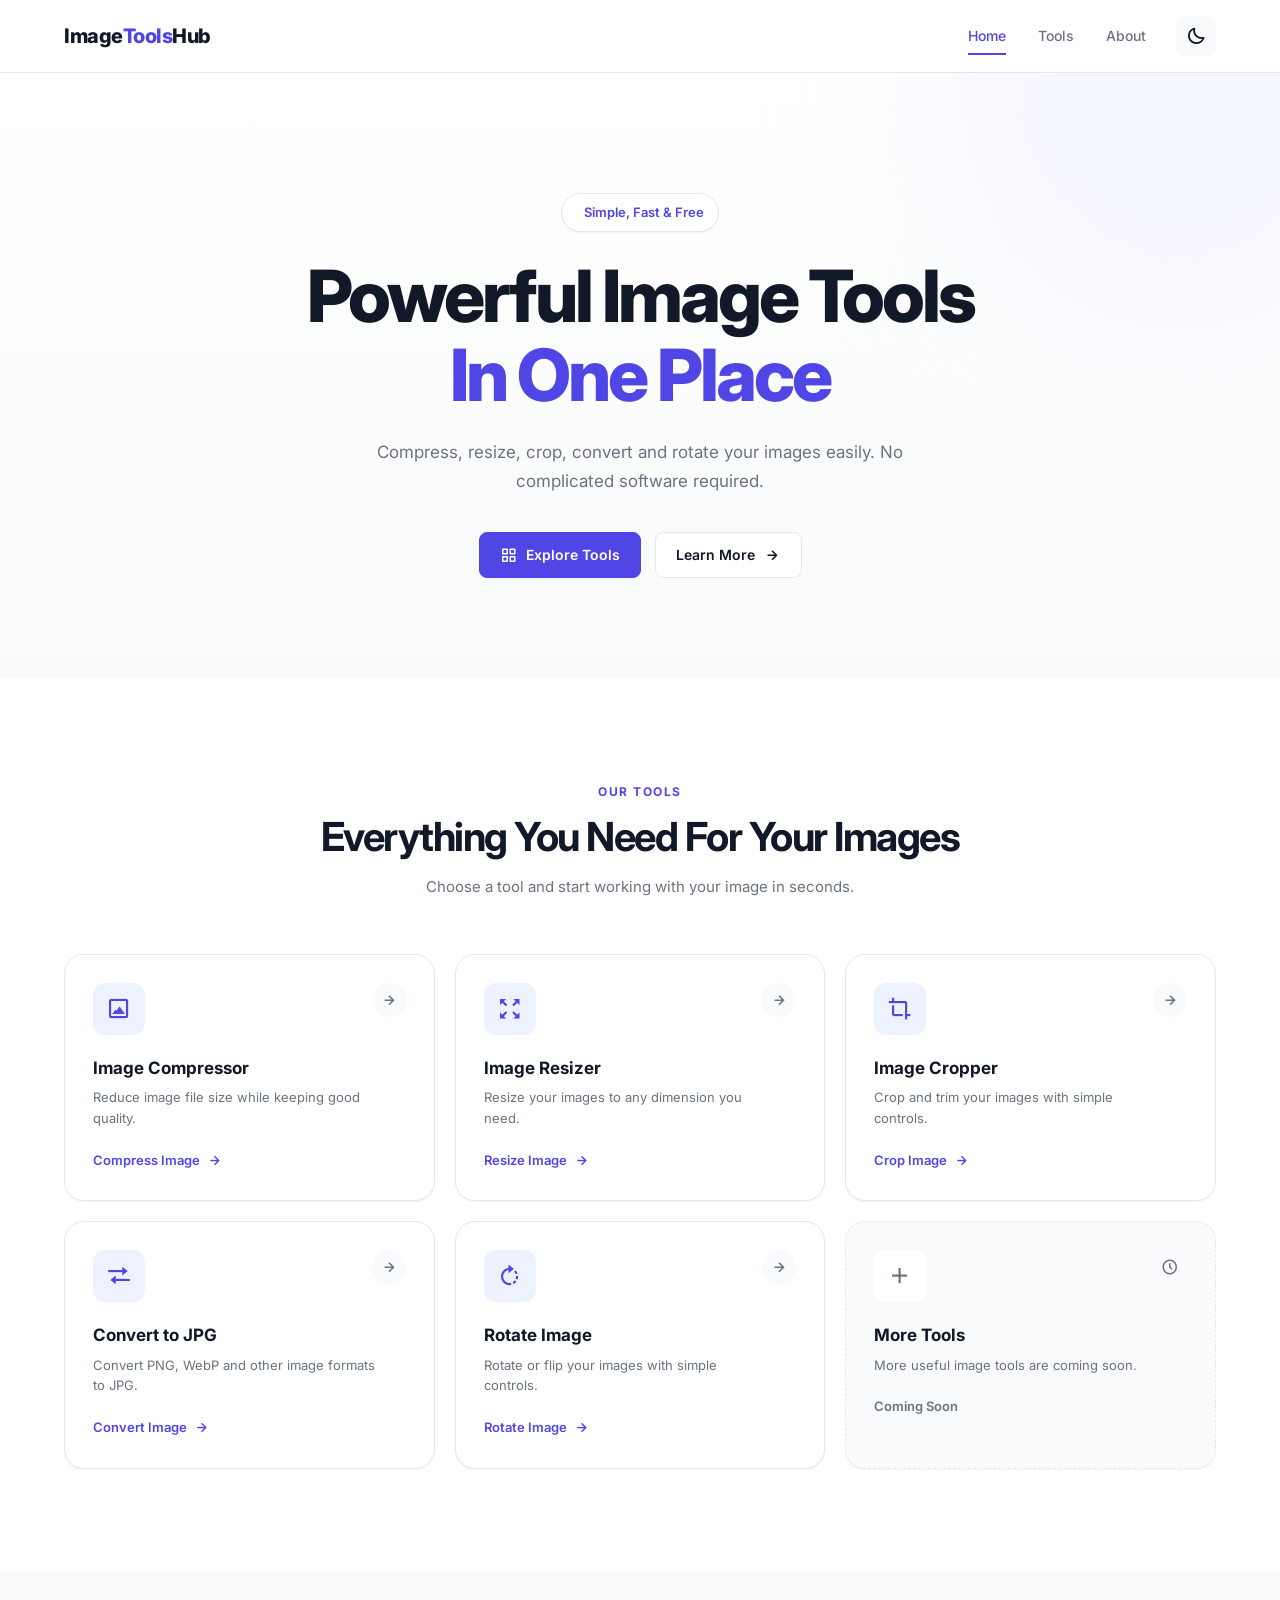
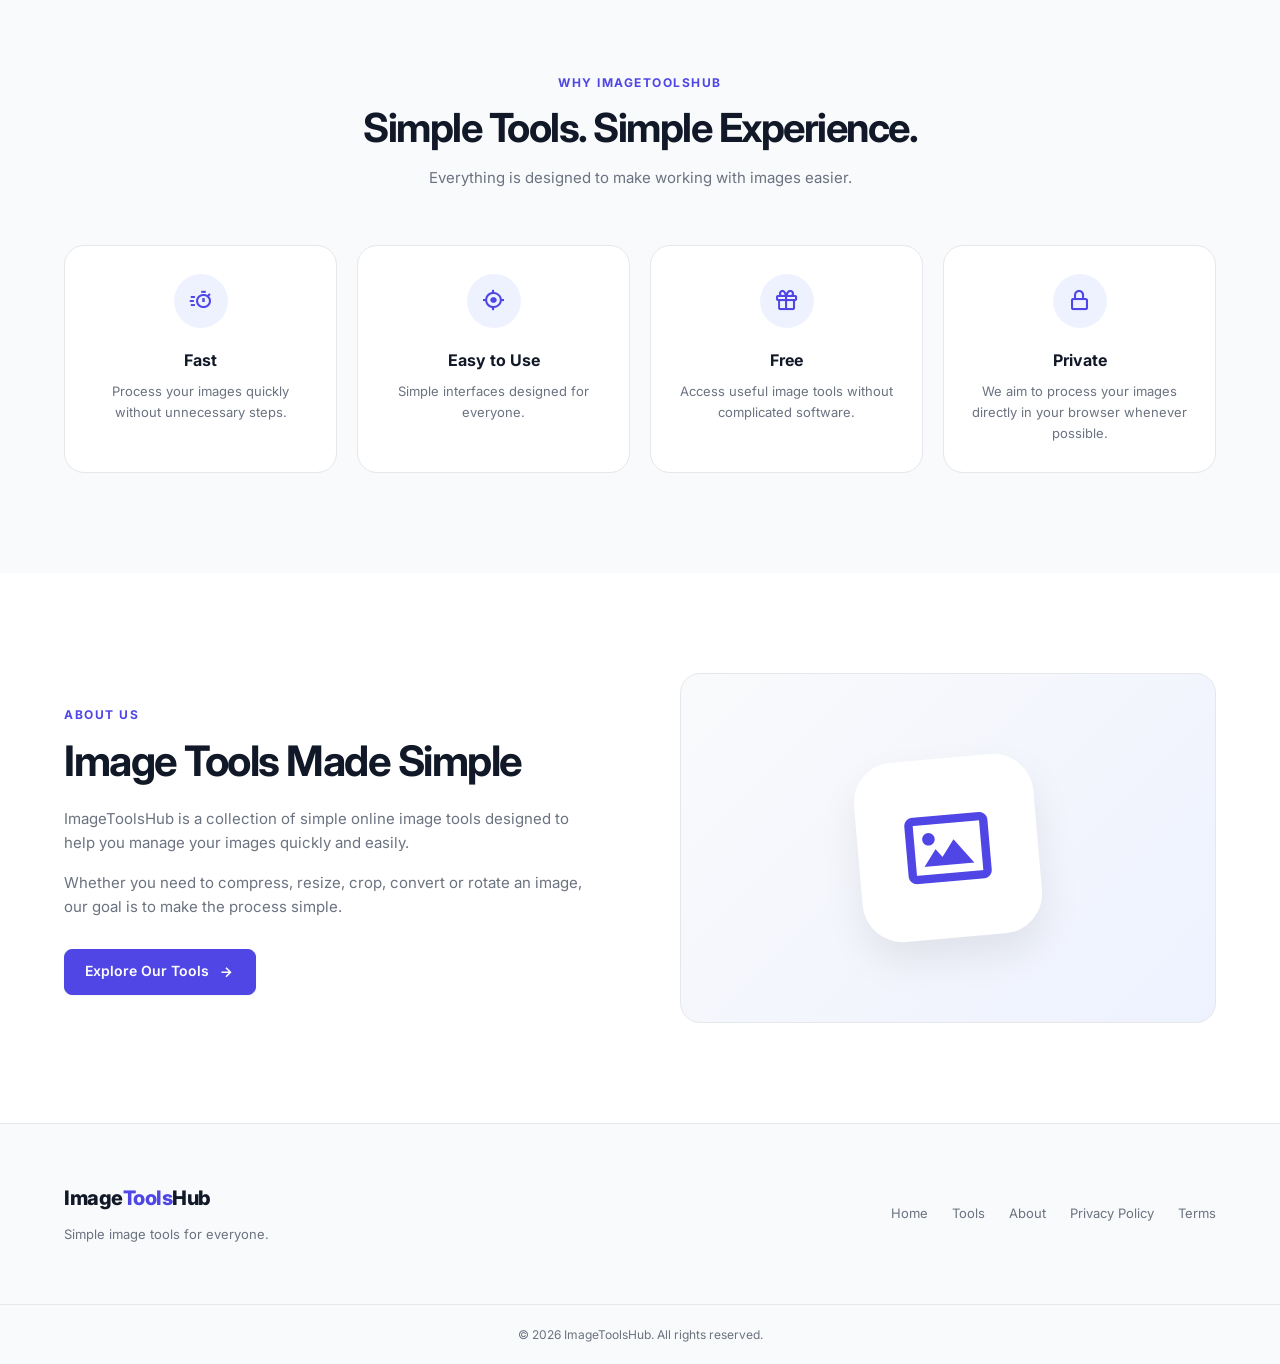
<file: index.html>
<!doctype html>
<html lang="en">
  <head>
    <!-- =========================
         BASIC META
    ========================== -->

    <meta charset="UTF-8" />

    <meta name="viewport" content="width=device-width, initial-scale=1.0" />

    <meta
      name="description"
      content="ImageToolsHub provides simple and free online image tools to compress, resize, crop, convert and rotate images."
    />

    <meta
      name="keywords"
      content="image tools, image compressor, image resizer, image cropper, convert image to jpg, rotate image"
    />

    <meta name="author" content="ImageToolsHub" />

    <!-- =========================
         PAGE TITLE
    ========================== -->

    <title>ImageToolsHub - Free Online Image Tools</title>

    <!-- =========================
         BOXICONS
    ========================== -->

    <link
      href="https://unpkg.com/boxicons@2.1.4/css/boxicons.min.css"
      rel="stylesheet"
    />

    <!-- =========================
         CSS
    ========================== -->

    <link rel="stylesheet" href="assets/css/style.css" />
  </head>

  <body>
    <!-- =========================
         NAVBAR
    ========================== -->

    <header class="navbar">
      <div class="container nav-container">
        <!-- LOGO -->

        <a href="index.html" class="logo"> Image<span>Tools</span>Hub </a>

        <!-- DESKTOP NAVIGATION -->

        <nav class="nav-menu" id="navMenu">
          <a href="#home" class="nav-link active"> Home </a>

          <a href="#tools" class="nav-link"> Tools </a>

          <a href="#about" class="nav-link"> About </a>
        </nav>

        <!-- NAVBAR ACTION -->

        <div class="nav-actions">
          <!-- THEME TOGGLE -->

          <button
            class="theme-toggle"
            id="themeToggle"
            aria-label="Toggle dark mode"
          >
            <i class="bx bx-moon"></i>
          </button>

          <!-- MOBILE MENU -->

          <button
            class="menu-toggle"
            id="menuToggle"
            aria-label="Open navigation menu"
          >
            <i class="bx bx-menu"></i>
          </button>
        </div>
      </div>
    </header>

   <!-- =========================
     HERO SECTION
========================== -->

<section class="hero" id="home">
  <div class="container hero-container">

    <div class="hero-content">

      <!-- HERO BADGE -->
      <div class="hero-badge">
        <i class="bx bx-sparkles"></i>
        <span>Simple, Fast & Free</span>
      </div>

      <!-- HERO TITLE -->
      <h1>
        Powerful Image Tools
        <span>In One Place</span>
      </h1>

      <!-- HERO DESCRIPTION -->
      <p>
        Compress, resize, crop, convert and rotate your images easily.
        No complicated software required.
      </p>

      <!-- HERO BUTTONS -->
      <div class="hero-buttons">

        <a href="#tools" class="btn btn-primary">
          <i class="bx bx-grid-alt"></i>
          Explore Tools
        </a>

        <a href="#about" class="btn btn-secondary">
          Learn More
          <i class="bx bx-right-arrow-alt"></i>
        </a>

      </div>

    </div>

  </div>
</section>

      <!-- =========================
             TOOLS SECTION
        ========================== -->

      <section class="tools-section" id="tools">
        <div class="container">
          <!-- SECTION HEADER -->

          <div class="section-header">
            <span class="section-label"> OUR TOOLS </span>

            <h2>Everything You Need For Your Images</h2>

            <p>Choose a tool and start working with your image in seconds.</p>
          </div>

          <!-- =========================
                     TOOLS GRID
                ========================== -->

          <div class="tools-grid">
            <!-- =====================
                         IMAGE COMPRESSOR
                    ====================== -->

            <a href="Tools/Image-compressor/index.html " class="tool-card">
              <div class="tool-icon">
                <i class='bx bx-image-alt'></i>
              </div>

              <div class="tool-content">
                <h3>Image Compressor</h3>

                <p>Reduce image file size while keeping good quality.</p>

                <span class="tool-link">
                  Compress Image

                  <i class="bx bx-right-arrow-alt"></i>
                </span>
              </div>

              <div class="tool-arrow">
                <i class="bx bx-right-arrow-alt"></i>
              </div>
            </a>

            <!-- =====================
                         IMAGE RESIZER
                    ====================== -->

            <a href="Tools/Image-Resizer/index.html" class="tool-card">
              <div class="tool-icon">
                <i class="bx bx-expand"></i>
              </div>

              <div class="tool-content">
                <h3>Image Resizer</h3>

                <p>Resize your images to any dimension you need.</p>

                <span class="tool-link">
                  Resize Image

                  <i class="bx bx-right-arrow-alt"></i>
                </span>
              </div>

              <div class="tool-arrow">
                <i class="bx bx-right-arrow-alt"></i>
              </div>
            </a>

            <!-- =====================
                         IMAGE CROPPER
                    ====================== -->

            <a href="Tools/Image-cropper/index.html" class="tool-card">
              <div class="tool-icon">
                <i class="bx bx-crop"></i>
              </div>

              <div class="tool-content">
                <h3>Image Cropper</h3>

                <p>Crop and trim your images with simple controls.</p>

                <span class="tool-link">
                  Crop Image

                  <i class="bx bx-right-arrow-alt"></i>
                </span>
              </div>

              <div class="tool-arrow">
                <i class="bx bx-right-arrow-alt"></i>
              </div>
            </a>

            <!-- =====================
                         CONVERT TO JPG
                    ====================== -->

            <a href="Tools/Image-converter/index.html" class="tool-card">
              <div class="tool-icon">
                <i class="bx bx-transfer"></i>
              </div>

              <div class="tool-content">
                <h3>Convert to JPG</h3>

                <p>Convert PNG, WebP and other image formats to JPG.</p>

                <span class="tool-link">
                  Convert Image

                  <i class="bx bx-right-arrow-alt"></i>
                </span>
              </div>

              <div class="tool-arrow">
                <i class="bx bx-right-arrow-alt"></i>
              </div>
            </a>

            <!-- =====================
                         ROTATE IMAGE
                    ====================== -->

            <a href="Tools/Image-rotator/index.html" class="tool-card">
              <div class="tool-icon">
                <i class="bx bx-rotate-right"></i>
              </div>

              <div class="tool-content">
                <h3>Rotate Image</h3>

                <p>Rotate or flip your images with simple controls.</p>

                <span class="tool-link">
                  Rotate Image

                  <i class="bx bx-right-arrow-alt"></i>
                </span>
              </div>

              <div class="tool-arrow">
                <i class="bx bx-right-arrow-alt"></i>
              </div>
            </a>

            <!-- =====================
                         MORE TOOLS
                    ====================== -->

            <div class="tool-card coming-soon">
              <div class="tool-icon">
                <i class="bx bx-plus"></i>
              </div>

              <div class="tool-content">
                <h3>More Tools</h3>

                <p>More useful image tools are coming soon.</p>

                <span class="tool-link"> Coming Soon </span>
              </div>

              <div class="tool-arrow">
                <i class="bx bx-time-five"></i>
              </div>
            </div>
          </div>
        </div>
      </section>

      <!-- =========================
             WHY SECTION
        ========================== -->

      <section class="why-section">
        <div class="container">
          <!-- SECTION HEADER -->

          <div class="section-header">
            <span class="section-label"> WHY IMAGETOOLSHUB </span>

            <h2>Simple Tools. Simple Experience.</h2>

            <p>Everything is designed to make working with images easier.</p>
          </div>

          <!-- FEATURES GRID -->

          <div class="features-grid">
            <!-- FEATURE 1 -->

            <div class="feature-card">
              <div class="feature-icon">
                <i class='bx bx-timer'></i>
              </div>

              <h3>Fast</h3>

              <p>Process your images quickly without unnecessary steps.</p>
            </div>

            <!-- FEATURE 2 -->

            <div class="feature-card">
              <div class="feature-icon">
                <i class="bx bx-target-lock"></i>
              </div>

              <h3>Easy to Use</h3>

              <p>Simple interfaces designed for everyone.</p>
            </div>

            <!-- FEATURE 3 -->

            <div class="feature-card">
              <div class="feature-icon">
                <i class="bx bx-gift"></i>
              </div>

              <h3>Free</h3>

              <p>Access useful image tools without complicated software.</p>
            </div>

            <!-- FEATURE 4 -->

            <div class="feature-card">
              <div class="feature-icon">
                <i class="bx bx-lock-alt"></i>
              </div>

              <h3>Private</h3>

              <p>
                We aim to process your images directly in your browser whenever
                possible.
              </p>
            </div>
          </div>
        </div>
      </section>

      <!-- =========================
             ABOUT SECTION
        ========================== -->

      <section class="about-section" id="about">
        <div class="container about-container">
          <!-- ABOUT CONTENT -->

          <div class="about-content">
            <span class="section-label"> ABOUT US </span>

            <h2>Image Tools Made Simple</h2>

            <p>
              ImageToolsHub is a collection of simple online image tools
              designed to help you manage your images quickly and easily.
            </p>

            <p>
              Whether you need to compress, resize, crop, convert or rotate an
              image, our goal is to make the process simple.
            </p>

            <a href="#tools" class="btn btn-primary">
              Explore Our Tools

              <i class="bx bx-right-arrow-alt"></i>
            </a>
          </div>

          <!-- ABOUT ICON -->

          <div class="about-visual">
            <div class="about-icon-large">
              <i class="bx bx-image"></i>
            </div>
          </div>
        </div>
      </section>
    </main>

    <!-- =========================
         FOOTER
    ========================== -->

    <footer class="footer">
      <div class="container footer-container">
        <!-- FOOTER BRAND -->

        <div class="footer-brand">
          <a href="index.html" class="logo"> Image<span>Tools</span>Hub </a>

          <p>Simple image tools for everyone.</p>
        </div>

        <!-- FOOTER LINKS -->

        <div class="footer-links">
          <a href="#home"> Home </a>

          <a href="#tools"> Tools </a>

          <a href="#about"> About </a>

          <a href="Tools/Privacy-Policy/index.html#Privacy-Policy"> Privacy Policy </a>

          <a href="#"> Terms </a>
        </div>
      </div>

      <!-- FOOTER BOTTOM -->

      <div class="footer-bottom">
        <div class="container">
          <p>© 2026 ImageToolsHub. All rights reserved.</p>
        </div>
      </div>
    </footer>

    <!-- =========================
         JAVASCRIPT
    ========================== -->

    <script src="assets/js/script.js"></script>
  </body>
</html>
</file>
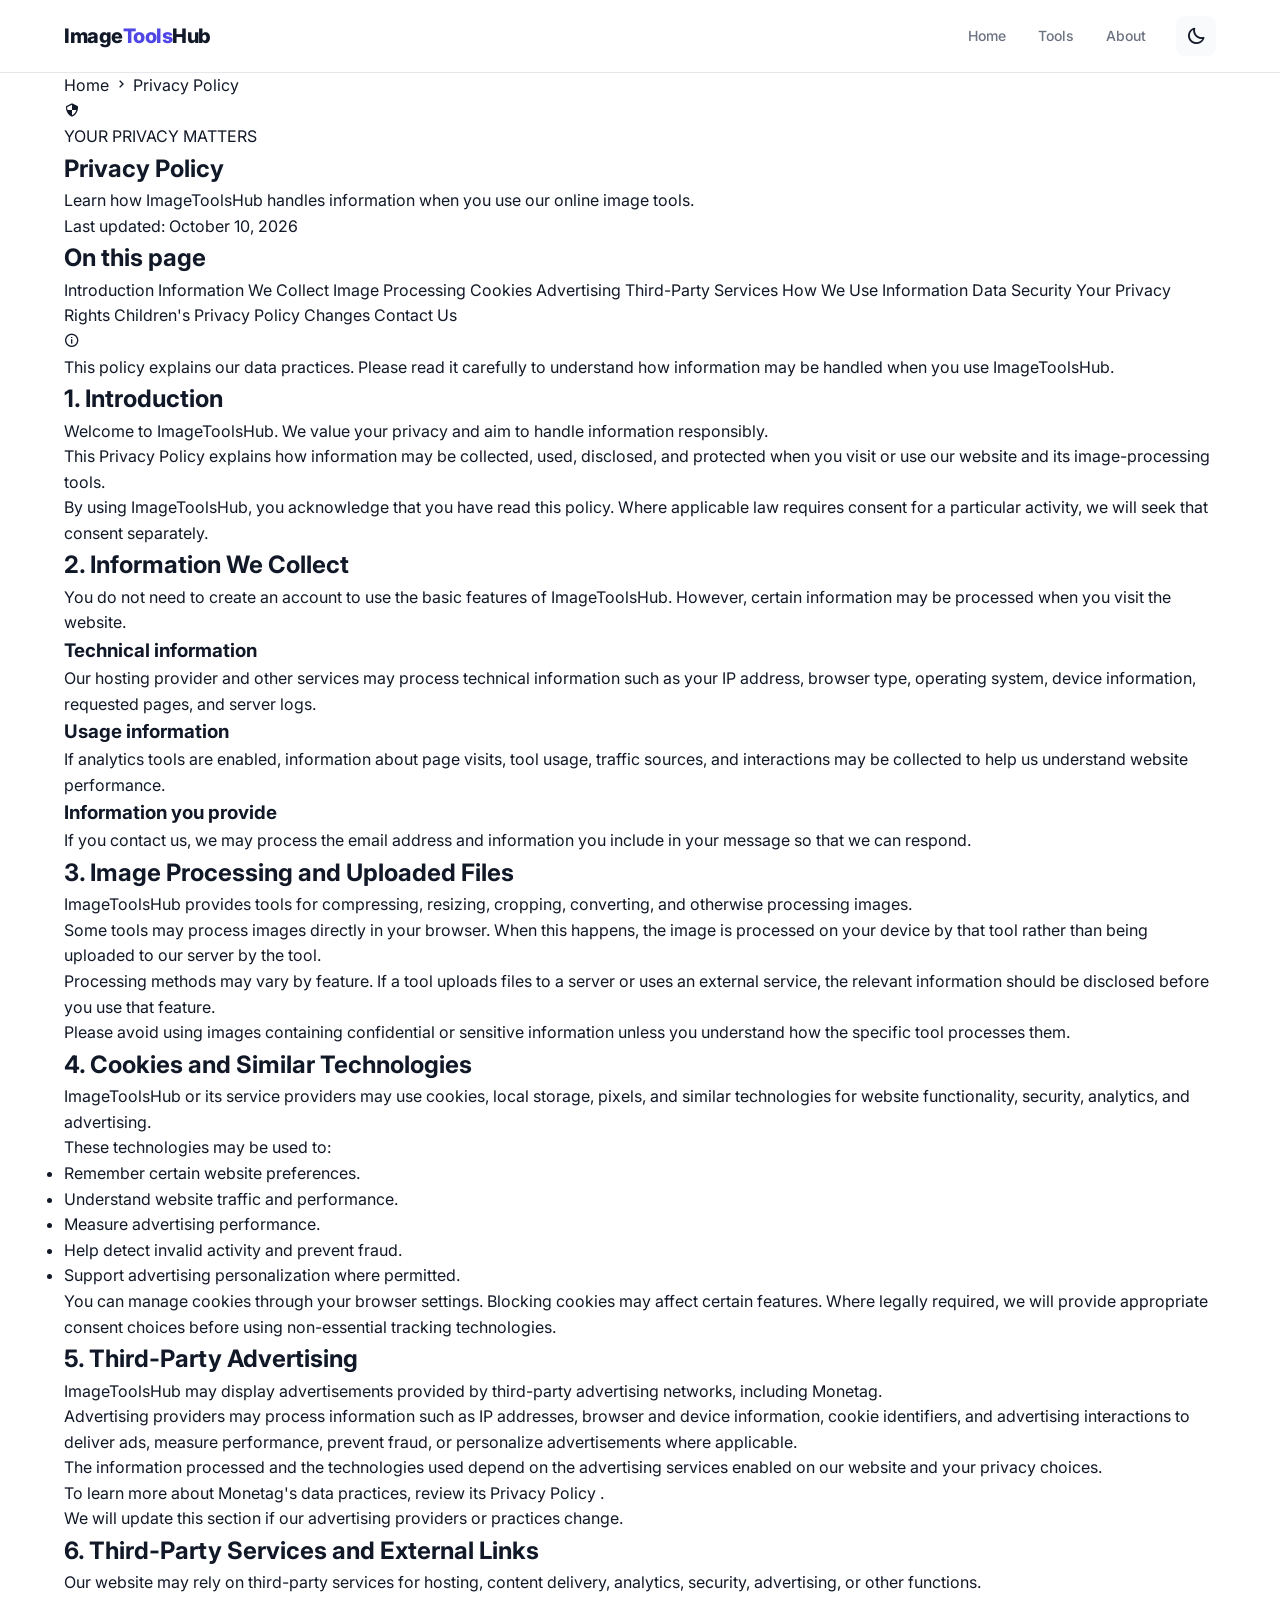
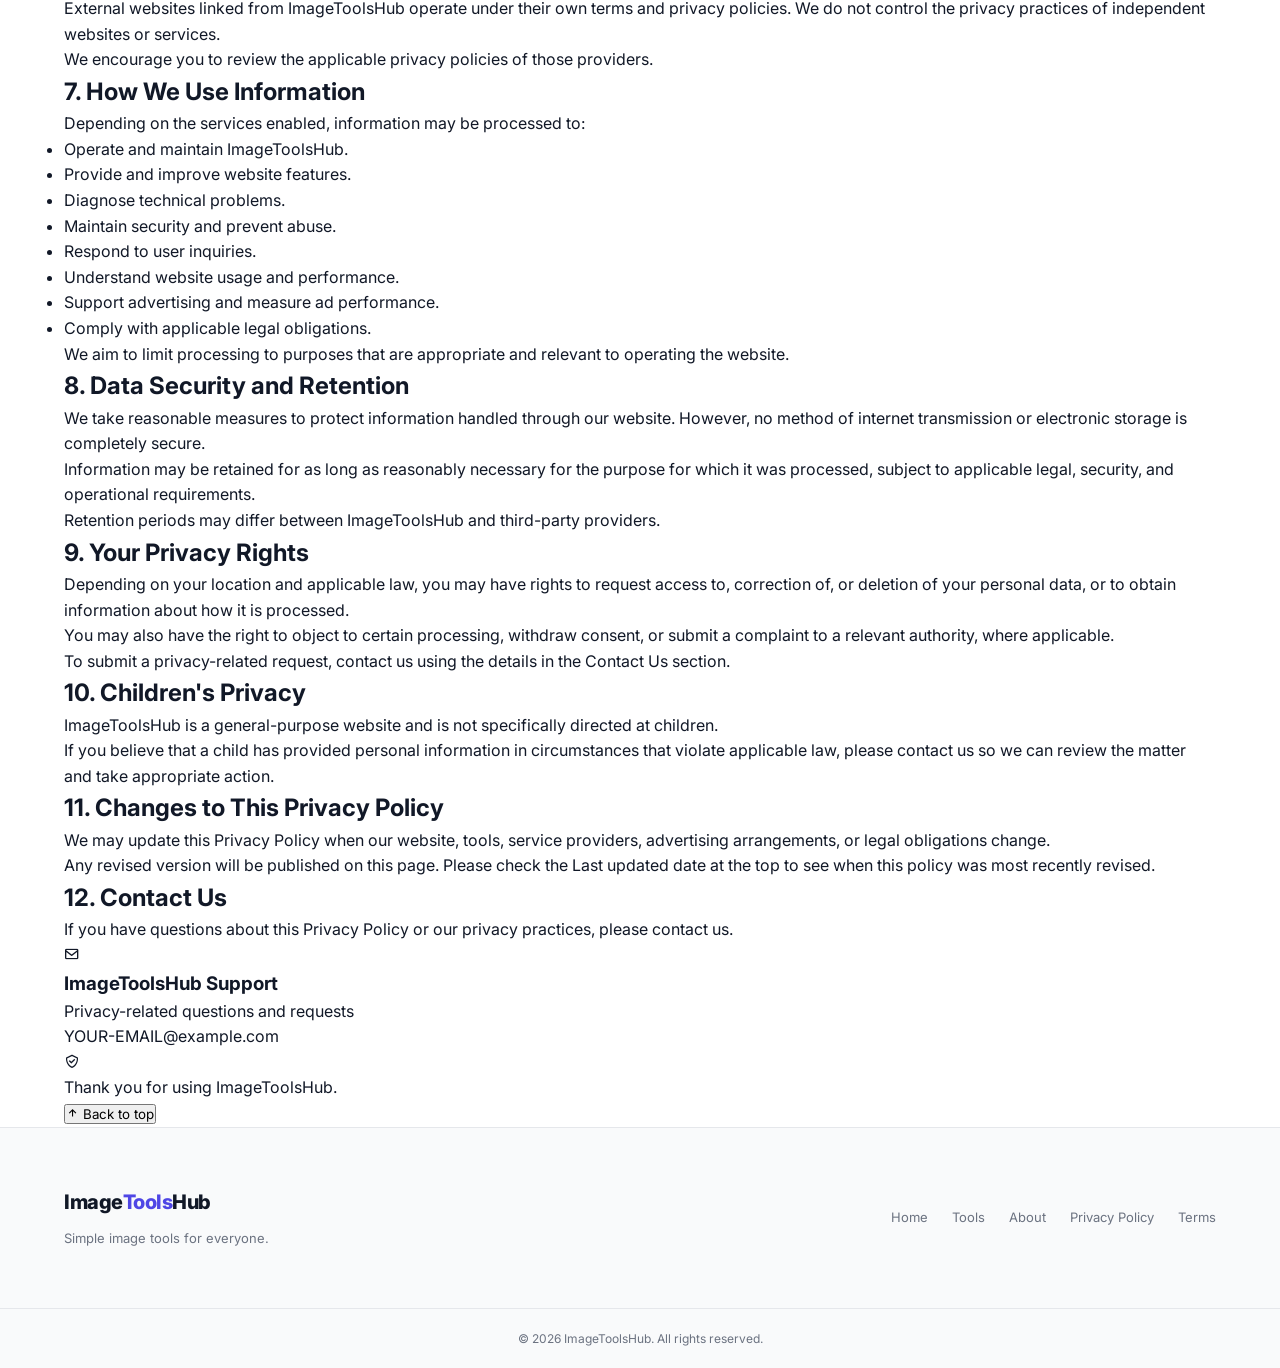
<file: Tools/Privacy Policy/index.html>
<!doctype html>
<html lang="en">
  <head>
    <meta charset="UTF-8" />
    <meta name="viewport" content="width=device-width, initial-scale=1.0" />

    <title>Privacy Policy - ImageToolsHub</title>
    <meta
      name="description"
      content="Read the ImageToolsHub Privacy Policy to understand how we handle personal information, image processing, cookies, and third-party advertising."
    />
    <meta name="robots" content="index, follow" />

    <link
      href="https://unpkg.com/boxicons@2.1.4/css/boxicons.min.css"
      rel="stylesheet"
    />

    <!-- =========================
     GLOBAL CSS (CSS Utama)
========================== -->
    <link rel="stylesheet" href="../../assets/css/style.css" />
    <!-- =========================
     TOOL CSS (CSS Khusus Compressor)
========================== -->
    <link rel="stylesheet" href="assets/css/Privacy Policy.style" />
  </head>

  <body>
    <!-- GLOBAL NAVBAR -->
    <header class="navbar">
      <div class="container nav-container">
        <a href="./index.html" class="logo"> Image<span>Tools</span>Hub </a>

        <nav class="nav-menu" id="navMenu">
          <a href="./index.html" class="nav-link">Home</a>
          <a href="./index.html#tools" class="nav-link">Tools</a>
          <a href="./index.html#about" class="nav-link">About</a>
        </nav>

        <div class="nav-actions">
          <button
            class="theme-toggle"
            id="themeToggle"
            type="button"
            aria-label="Toggle dark mode"
          >
            <i class="bx bx-moon"></i>
          </button>

          <button
            class="menu-toggle"
            id="menuToggle"
            type="button"
            aria-label="Open menu"
            aria-expanded="false"
            aria-controls="navMenu"
          >
            <i class="bx bx-menu"></i>
          </button>
        </div>
      </div>
    </header>

    <main class="privacy-page">
      <!-- PAGE HEADER -->
      <section class="privacy-hero">
        <div class="container">
          <div class="privacy-breadcrumb">
            <a href="./index.html">Home</a>
            <i class="bx bx-chevron-right" aria-hidden="true"></i>
            <span>Privacy Policy</span>
          </div>

          <div class="privacy-hero-content">
            <div class="privacy-icon">
              <i class="bx bx-shield-quarter" aria-hidden="true"></i>
            </div>

            <p class="privacy-eyebrow">YOUR PRIVACY MATTERS</p>
            <h1>Privacy Policy</h1>

            <p class="privacy-subtitle">
              Learn how ImageToolsHub handles information when you use our
              online image tools.
            </p>

            <p class="privacy-updated">
              Last updated: <time datetime="2026-10-10">October 10, 2026</time>
            </p>
          </div>
        </div>
      </section>

      <!-- POLICY CONTENT -->
      <section class="privacy-content-section">
        <div class="container privacy-layout">
          <!-- TABLE OF CONTENTS -->
          <aside class="privacy-sidebar">
            <div class="privacy-toc">
              <h2>On this page</h2>

              <nav aria-label="Privacy policy sections">
                <a href="#introduction">Introduction</a>
                <a href="#information">Information We Collect</a>
                <a href="#images">Image Processing</a>
                <a href="#cookies">Cookies</a>
                <a href="#advertising">Advertising</a>
                <a href="#third-parties">Third-Party Services</a>
                <a href="#usage">How We Use Information</a>
                <a href="#security">Data Security</a>
                <a href="#your-rights">Your Privacy Rights</a>
                <a href="#children">Children's Privacy</a>
                <a href="#changes">Policy Changes</a>
                <a href="#contact">Contact Us</a>
              </nav>
            </div>
          </aside>

          <!-- MAIN POLICY -->
          <article class="privacy-article">
            <div class="privacy-notice">
              <i class="bx bx-info-circle" aria-hidden="true"></i>
              <p>
                This policy explains our data practices. Please read it
                carefully to understand how information may be handled when you
                use ImageToolsHub.
              </p>
            </div>

            <section id="introduction" class="policy-section">
              <h2>1. Introduction</h2>

              <p>
                Welcome to ImageToolsHub. We value your privacy and aim to
                handle information responsibly.
              </p>

              <p>
                This Privacy Policy explains how information may be collected,
                used, disclosed, and protected when you visit or use our website
                and its image-processing tools.
              </p>

              <p>
                By using ImageToolsHub, you acknowledge that you have read this
                policy. Where applicable law requires consent for a particular
                activity, we will seek that consent separately.
              </p>
            </section>

            <section id="information" class="policy-section">
              <h2>2. Information We Collect</h2>

              <p>
                You do not need to create an account to use the basic features
                of ImageToolsHub. However, certain information may be processed
                when you visit the website.
              </p>

              <h3>Technical information</h3>
              <p>
                Our hosting provider and other services may process technical
                information such as your IP address, browser type, operating
                system, device information, requested pages, and server logs.
              </p>

              <h3>Usage information</h3>
              <p>
                If analytics tools are enabled, information about page visits,
                tool usage, traffic sources, and interactions may be collected
                to help us understand website performance.
              </p>

              <h3>Information you provide</h3>
              <p>
                If you contact us, we may process the email address and
                information you include in your message so that we can respond.
              </p>
            </section>

            <section id="images" class="policy-section">
              <h2>3. Image Processing and Uploaded Files</h2>

              <p>
                ImageToolsHub provides tools for compressing, resizing,
                cropping, converting, and otherwise processing images.
              </p>

              <p>
                Some tools may process images directly in your browser. When
                this happens, the image is processed on your device by that tool
                rather than being uploaded to our server by the tool.
              </p>

              <p>
                Processing methods may vary by feature. If a tool uploads files
                to a server or uses an external service, the relevant
                information should be disclosed before you use that feature.
              </p>

              <p>
                Please avoid using images containing confidential or sensitive
                information unless you understand how the specific tool
                processes them.
              </p>
            </section>

            <section id="cookies" class="policy-section">
              <h2>4. Cookies and Similar Technologies</h2>

              <p>
                ImageToolsHub or its service providers may use cookies, local
                storage, pixels, and similar technologies for website
                functionality, security, analytics, and advertising.
              </p>

              <p>These technologies may be used to:</p>

              <ul>
                <li>Remember certain website preferences.</li>
                <li>Understand website traffic and performance.</li>
                <li>Measure advertising performance.</li>
                <li>Help detect invalid activity and prevent fraud.</li>
                <li>Support advertising personalization where permitted.</li>
              </ul>

              <p>
                You can manage cookies through your browser settings. Blocking
                cookies may affect certain features. Where legally required, we
                will provide appropriate consent choices before using
                non-essential tracking technologies.
              </p>
            </section>

            <section id="advertising" class="policy-section">
              <h2>5. Third-Party Advertising</h2>

              <p>
                ImageToolsHub may display advertisements provided by third-party
                advertising networks, including Monetag.
              </p>

              <p>
                Advertising providers may process information such as IP
                addresses, browser and device information, cookie identifiers,
                and advertising interactions to deliver ads, measure
                performance, prevent fraud, or personalize advertisements where
                applicable.
              </p>

              <p>
                The information processed and the technologies used depend on
                the advertising services enabled on our website and your privacy
                choices.
              </p>

              <p>
                To learn more about Monetag's data practices, review its
                <a
                  href="https://monetag.com/privacy/"
                  target="_blank"
                  rel="noopener noreferrer"
                >
                  Privacy Policy </a
                >.
              </p>

              <p>
                We will update this section if our advertising providers or
                practices change.
              </p>
            </section>

            <section id="third-parties" class="policy-section">
              <h2>6. Third-Party Services and External Links</h2>

              <p>
                Our website may rely on third-party services for hosting,
                content delivery, analytics, security, advertising, or other
                functions.
              </p>

              <p>
                External websites linked from ImageToolsHub operate under their
                own terms and privacy policies. We do not control the privacy
                practices of independent websites or services.
              </p>

              <p>
                We encourage you to review the applicable privacy policies of
                those providers.
              </p>
            </section>

            <section id="usage" class="policy-section">
              <h2>7. How We Use Information</h2>

              <p>
                Depending on the services enabled, information may be processed
                to:
              </p>

              <ul>
                <li>Operate and maintain ImageToolsHub.</li>
                <li>Provide and improve website features.</li>
                <li>Diagnose technical problems.</li>
                <li>Maintain security and prevent abuse.</li>
                <li>Respond to user inquiries.</li>
                <li>Understand website usage and performance.</li>
                <li>Support advertising and measure ad performance.</li>
                <li>Comply with applicable legal obligations.</li>
              </ul>

              <p>
                We aim to limit processing to purposes that are appropriate and
                relevant to operating the website.
              </p>
            </section>

            <section id="security" class="policy-section">
              <h2>8. Data Security and Retention</h2>

              <p>
                We take reasonable measures to protect information handled
                through our website. However, no method of internet transmission
                or electronic storage is completely secure.
              </p>

              <p>
                Information may be retained for as long as reasonably necessary
                for the purpose for which it was processed, subject to
                applicable legal, security, and operational requirements.
              </p>

              <p>
                Retention periods may differ between ImageToolsHub and
                third-party providers.
              </p>
            </section>

            <section id="your-rights" class="policy-section">
              <h2>9. Your Privacy Rights</h2>

              <p>
                Depending on your location and applicable law, you may have
                rights to request access to, correction of, or deletion of your
                personal data, or to obtain information about how it is
                processed.
              </p>

              <p>
                You may also have the right to object to certain processing,
                withdraw consent, or submit a complaint to a relevant authority,
                where applicable.
              </p>

              <p>
                To submit a privacy-related request, contact us using the
                details in the Contact Us section.
              </p>
            </section>

            <section id="children" class="policy-section">
              <h2>10. Children's Privacy</h2>

              <p>
                ImageToolsHub is a general-purpose website and is not
                specifically directed at children.
              </p>

              <p>
                If you believe that a child has provided personal information in
                circumstances that violate applicable law, please contact us so
                we can review the matter and take appropriate action.
              </p>
            </section>

            <section id="changes" class="policy-section">
              <h2>11. Changes to This Privacy Policy</h2>

              <p>
                We may update this Privacy Policy when our website, tools,
                service providers, advertising arrangements, or legal
                obligations change.
              </p>

              <p>
                Any revised version will be published on this page. Please check
                the Last updated date at the top to see when this policy was
                most recently revised.
              </p>
            </section>

            <section id="contact" class="policy-section">
              <h2>12. Contact Us</h2>

              <p>
                If you have questions about this Privacy Policy or our privacy
                practices, please contact us.
              </p>

              <div class="privacy-contact-card">
                <i class="bx bx-envelope" aria-hidden="true"></i>

                <div>
                  <h3>ImageToolsHub Support</h3>
                  <p>Privacy-related questions and requests</p>
                  <a href="mailto:YOUR-EMAIL@example.com">
                    YOUR-EMAIL@example.com
                  </a>
                </div>
              </div>
            </section>

            <div class="privacy-end">
              <i class="bx bx-check-shield" aria-hidden="true"></i>
              <p>Thank you for using ImageToolsHub.</p>
            </div>

            <button
              type="button"
              class="privacy-top-button"
              id="backToTop"
              aria-label="Back to top"
            >
              <i class="bx bx-up-arrow-alt" aria-hidden="true"></i>
              Back to top
            </button>
          </article>
        </div>
      </section>
    </main>

    <!-- GLOBAL FOOTER -->
    <footer class="footer">
      <div class="container footer-container">
        <div class="footer-brand">
          <a href="./index.html" class="logo"> Image<span>Tools</span>Hub </a>
          <p>Simple image tools for everyone.</p>
        </div>

        <div class="footer-links">
          <a href="./index.html">Home</a>
          <a href="./index.html#tools">Tools</a>
          <a href="./index.html#about">About</a>
          <a href="./privacy-policy.html" aria-current="page">
            Privacy Policy
          </a>
          <a href="./terms.html">Terms</a>
        </div>
      </div>

      <div class="footer-bottom">
        <div class="container">
          <p>
            &copy; <span id="currentYear">2026</span>
            ImageToolsHub. All rights reserved.
          </p>
        </div>
      </div>
    </footer>

    <!-- =========================
         JAVASCRIPT
    ========================== -->

    <script src="../../assets/js/script.js"></script>

    <script src="assets/js/Privacy Policy.js"></script>
  </body>
</html>
</file>
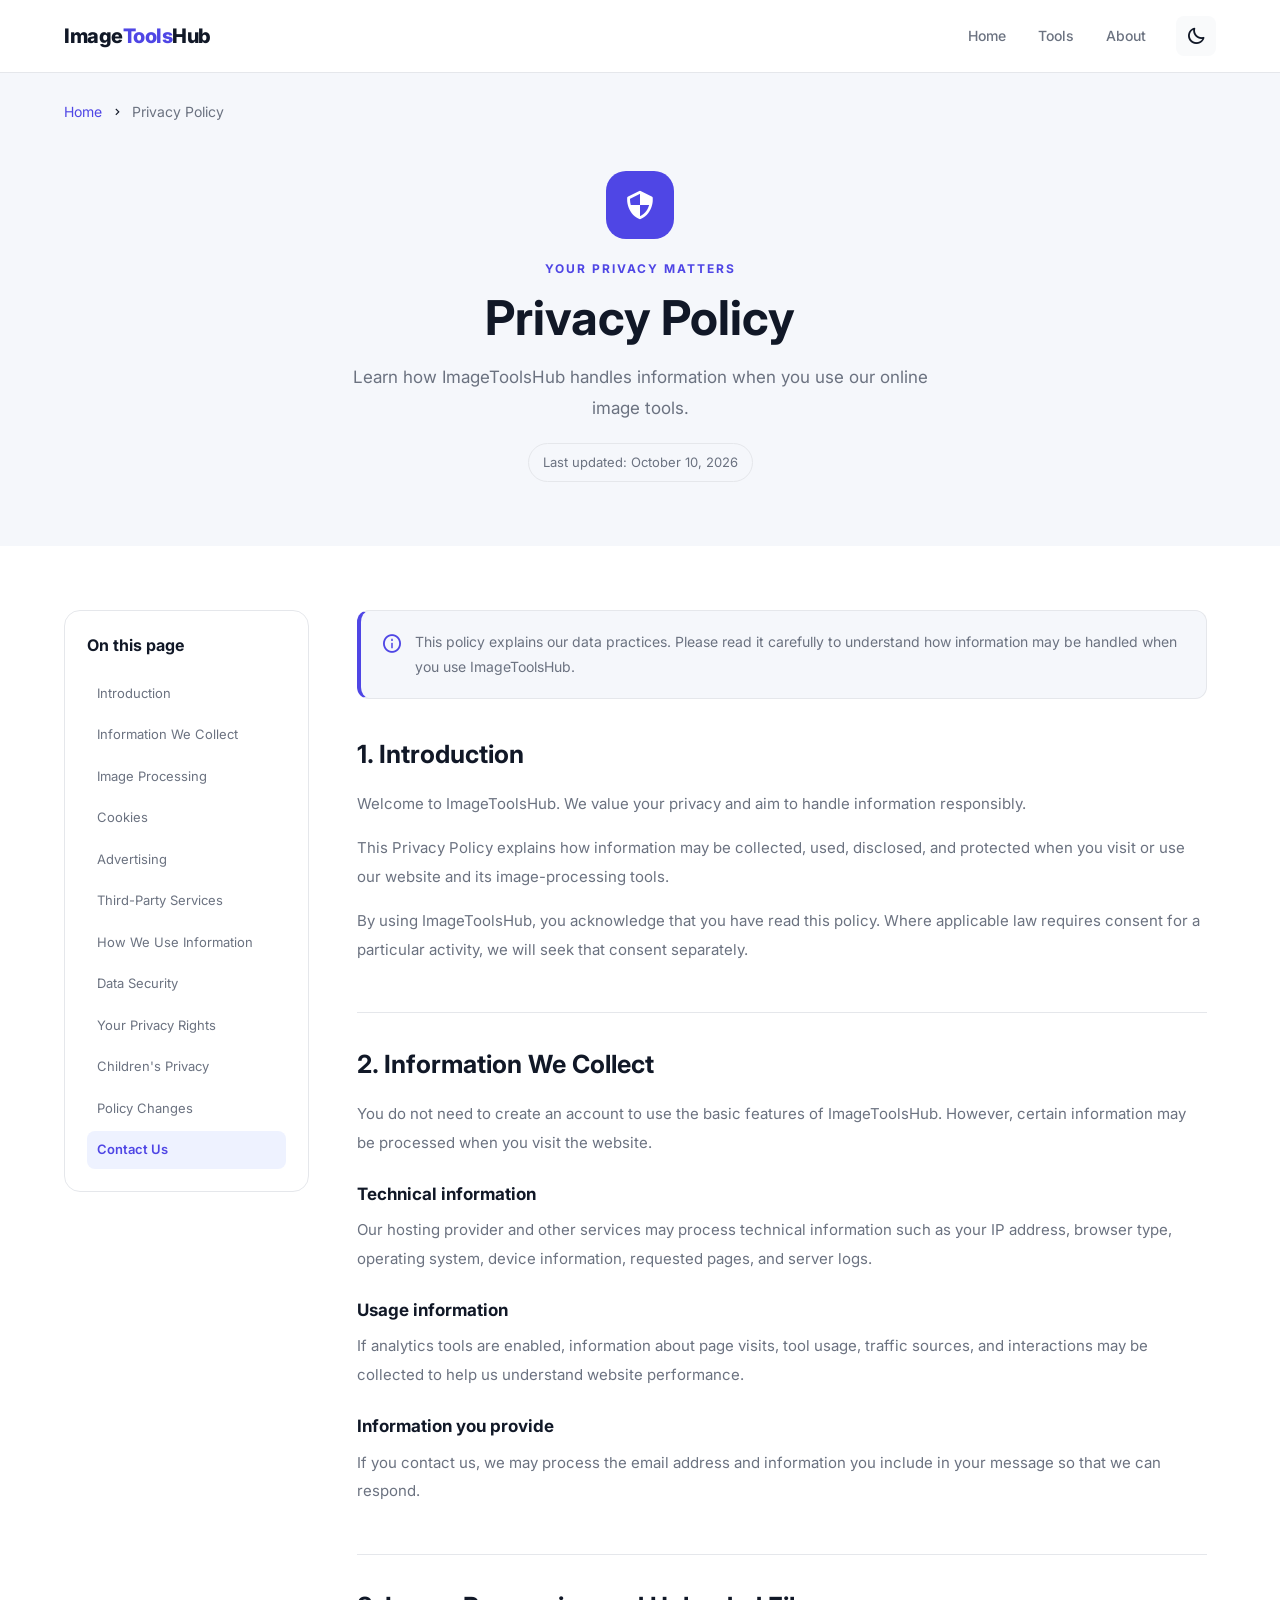
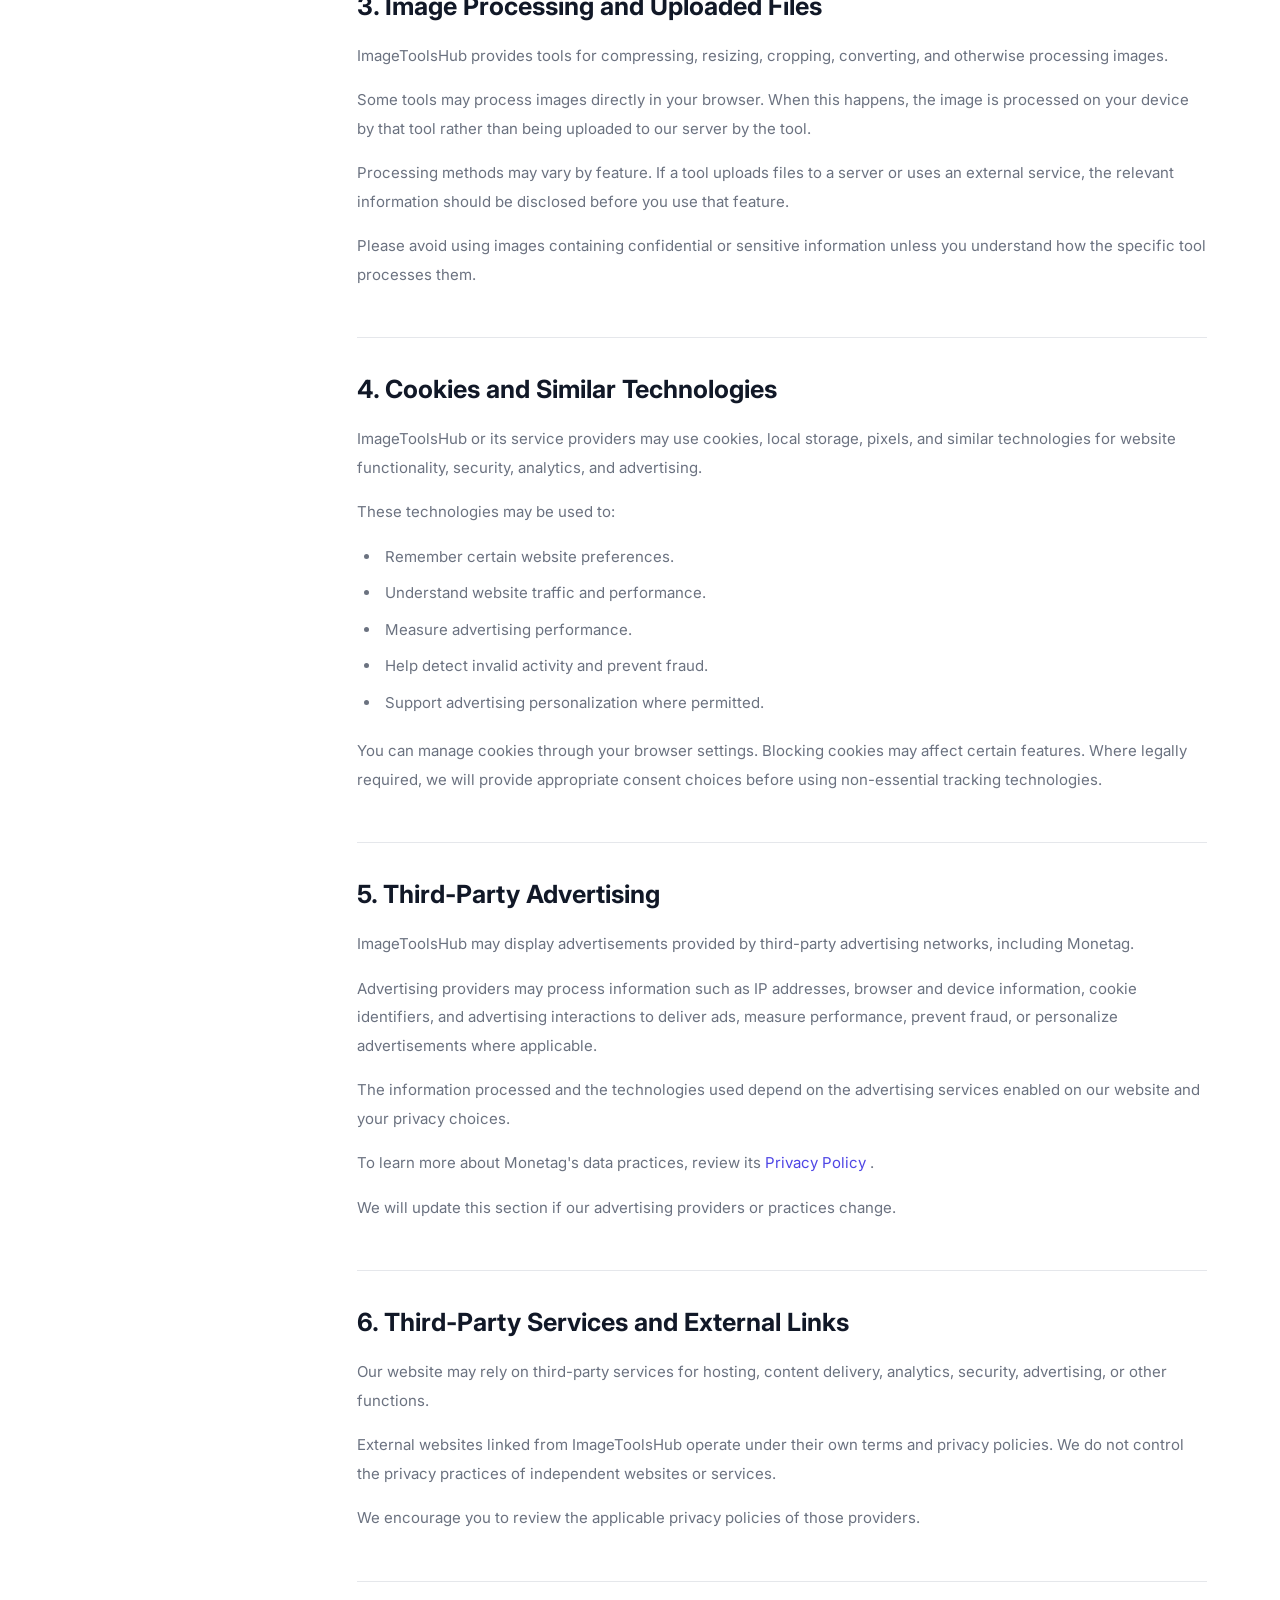
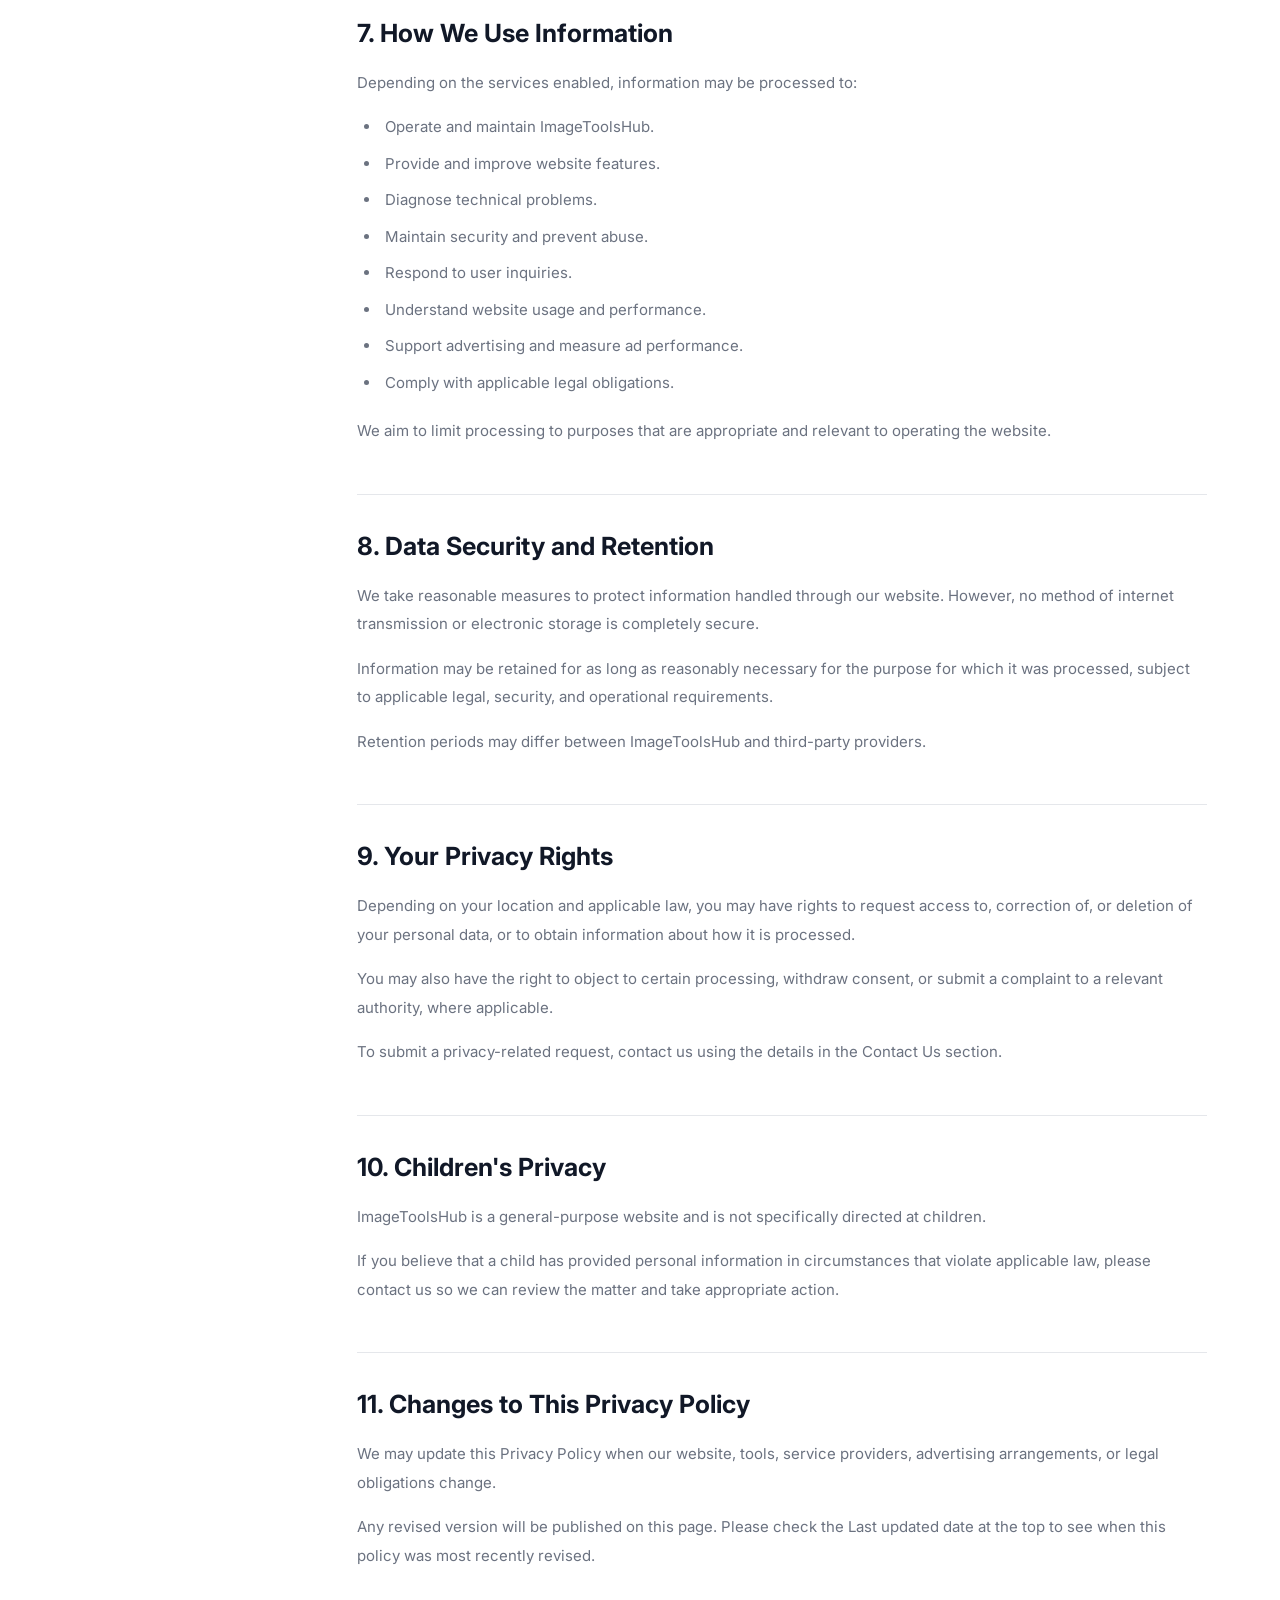
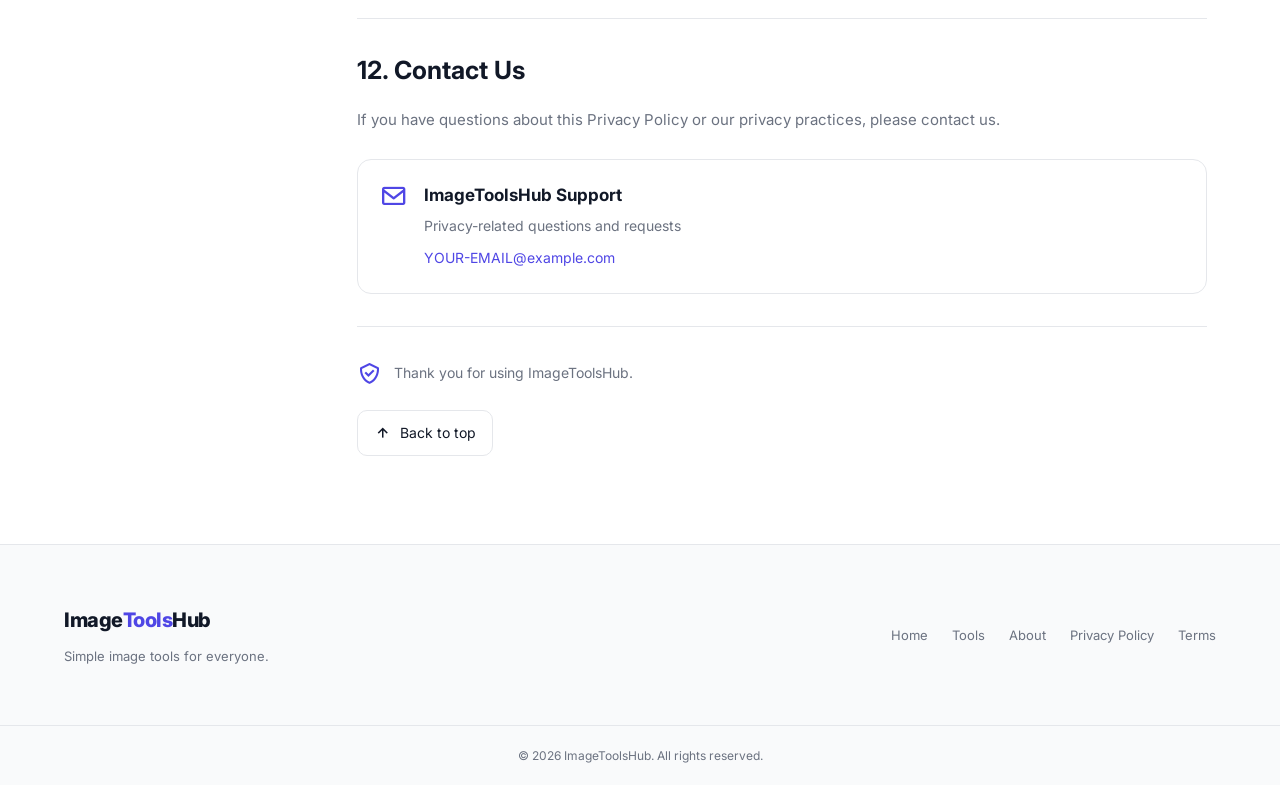
<file: Tools/Privacy-Policy/index.html>
<!doctype html>
<html lang="en">
  <head>
    <meta charset="UTF-8" />
    <meta name="viewport" content="width=device-width, initial-scale=1.0" />

    <title>Privacy Policy - ImageToolsHub</title>
    <meta
      name="description"
      content="Read the ImageToolsHub Privacy Policy to understand how we handle personal information, image processing, cookies, and third-party advertising."
    />
    <meta name="robots" content="index, follow" />

    <link
      href="https://unpkg.com/boxicons@2.1.4/css/boxicons.min.css"
      rel="stylesheet"
    />

    <!-- =========================
     GLOBAL CSS (CSS Utama)
========================== -->
    <link rel="stylesheet" href="../../assets/css/style.css" />
    <!-- =========================
     TOOL CSS (CSS Khusus PP)
========================== -->
    <link rel="stylesheet" href="assets/css/Privacy-Policy.css" />
  </head>

  <body>
    <!-- GLOBAL NAVBAR -->
    <header class="navbar">
      <div class="container nav-container">
        <a href="../../index.html#home" class="logo">
          Image<span>Tools</span>Hub
        </a>

        <nav class="nav-menu" id="navMenu">
          <a href="../../index.html" class="nav-link">Home</a>
          <a href="../../index.html#tools" class="nav-link">Tools</a>
          <a href="../../index.html#about" class="nav-link">About</a>
        </nav>

        <div class="nav-actions">
          <button
            class="theme-toggle"
            id="themeToggle"
            type="button"
            aria-label="Toggle dark mode"
          >
            <i class="bx bx-moon"></i>
          </button>

          <button
            class="menu-toggle"
            id="menuToggle"
            type="button"
            aria-label="Open menu"
            aria-expanded="false"
            aria-controls="navMenu"
          >
            <i class="bx bx-menu"></i>
          </button>
        </div>
      </div>
    </header>

    <main class="privacy-page">
      <!-- PAGE HEADER -->
      <section class="privacy-hero">
        <div class="container">
          <div class="privacy-breadcrumb">
            <a href="../../index.html">Home</a>
            <i class="bx bx-chevron-right" aria-hidden="true"></i>
            <span>Privacy Policy</span>
          </div>

          <div class="privacy-hero-content">
            <div class="privacy-icon">
              <i class="bx bx-shield-quarter" aria-hidden="true"></i>
            </div>

            <p class="privacy-eyebrow">YOUR PRIVACY MATTERS</p>
            <h1>Privacy Policy</h1>

            <p class="privacy-subtitle">
              Learn how ImageToolsHub handles information when you use our
              online image tools.
            </p>

            <p class="privacy-updated">
              Last updated: <time datetime="2026-10-10">October 10, 2026</time>
            </p>
          </div>
        </div>
      </section>

      <!-- POLICY CONTENT -->
      <section class="privacy-content-section">
        <div class="container privacy-layout">
          <!-- TABLE OF CONTENTS -->
          <aside class="privacy-sidebar">
            <div class="privacy-toc">
              <h2>On this page</h2>

              <nav aria-label="Privacy policy sections">
                <a href="#introduction">Introduction</a>
                <a href="#information">Information We Collect</a>
                <a href="#images">Image Processing</a>
                <a href="#cookies">Cookies</a>
                <a href="#advertising">Advertising</a>
                <a href="#third-parties">Third-Party Services</a>
                <a href="#usage">How We Use Information</a>
                <a href="#security">Data Security</a>
                <a href="#your-rights">Your Privacy Rights</a>
                <a href="#children">Children's Privacy</a>
                <a href="#changes">Policy Changes</a>
                <a href="#contact">Contact Us</a>
              </nav>
            </div>
          </aside>

          <!-- MAIN POLICY -->
          <article class="privacy-article">
            <div class="privacy-notice">
              <i class="bx bx-info-circle" aria-hidden="true"></i>
              <p>
                This policy explains our data practices. Please read it
                carefully to understand how information may be handled when you
                use ImageToolsHub.
              </p>
            </div>

            <section id="introduction" class="policy-section">
              <h2>1. Introduction</h2>

              <p>
                Welcome to ImageToolsHub. We value your privacy and aim to
                handle information responsibly.
              </p>

              <p>
                This Privacy Policy explains how information may be collected,
                used, disclosed, and protected when you visit or use our website
                and its image-processing tools.
              </p>

              <p>
                By using ImageToolsHub, you acknowledge that you have read this
                policy. Where applicable law requires consent for a particular
                activity, we will seek that consent separately.
              </p>
            </section>

            <section id="information" class="policy-section">
              <h2>2. Information We Collect</h2>

              <p>
                You do not need to create an account to use the basic features
                of ImageToolsHub. However, certain information may be processed
                when you visit the website.
              </p>

              <h3>Technical information</h3>
              <p>
                Our hosting provider and other services may process technical
                information such as your IP address, browser type, operating
                system, device information, requested pages, and server logs.
              </p>

              <h3>Usage information</h3>
              <p>
                If analytics tools are enabled, information about page visits,
                tool usage, traffic sources, and interactions may be collected
                to help us understand website performance.
              </p>

              <h3>Information you provide</h3>
              <p>
                If you contact us, we may process the email address and
                information you include in your message so that we can respond.
              </p>
            </section>

            <section id="images" class="policy-section">
              <h2>3. Image Processing and Uploaded Files</h2>

              <p>
                ImageToolsHub provides tools for compressing, resizing,
                cropping, converting, and otherwise processing images.
              </p>

              <p>
                Some tools may process images directly in your browser. When
                this happens, the image is processed on your device by that tool
                rather than being uploaded to our server by the tool.
              </p>

              <p>
                Processing methods may vary by feature. If a tool uploads files
                to a server or uses an external service, the relevant
                information should be disclosed before you use that feature.
              </p>

              <p>
                Please avoid using images containing confidential or sensitive
                information unless you understand how the specific tool
                processes them.
              </p>
            </section>

            <section id="cookies" class="policy-section">
              <h2>4. Cookies and Similar Technologies</h2>

              <p>
                ImageToolsHub or its service providers may use cookies, local
                storage, pixels, and similar technologies for website
                functionality, security, analytics, and advertising.
              </p>

              <p>These technologies may be used to:</p>

              <ul>
                <li>Remember certain website preferences.</li>
                <li>Understand website traffic and performance.</li>
                <li>Measure advertising performance.</li>
                <li>Help detect invalid activity and prevent fraud.</li>
                <li>Support advertising personalization where permitted.</li>
              </ul>

              <p>
                You can manage cookies through your browser settings. Blocking
                cookies may affect certain features. Where legally required, we
                will provide appropriate consent choices before using
                non-essential tracking technologies.
              </p>
            </section>

            <section id="advertising" class="policy-section">
              <h2>5. Third-Party Advertising</h2>

              <p>
                ImageToolsHub may display advertisements provided by third-party
                advertising networks, including Monetag.
              </p>

              <p>
                Advertising providers may process information such as IP
                addresses, browser and device information, cookie identifiers,
                and advertising interactions to deliver ads, measure
                performance, prevent fraud, or personalize advertisements where
                applicable.
              </p>

              <p>
                The information processed and the technologies used depend on
                the advertising services enabled on our website and your privacy
                choices.
              </p>

              <p>
                To learn more about Monetag's data practices, review its
                <a
                  href="https://monetag.com/privacy/"
                  target="_blank"
                  rel="noopener noreferrer"
                >
                  Privacy Policy </a
                >.
              </p>

              <p>
                We will update this section if our advertising providers or
                practices change.
              </p>
            </section>

            <section id="third-parties" class="policy-section">
              <h2>6. Third-Party Services and External Links</h2>

              <p>
                Our website may rely on third-party services for hosting,
                content delivery, analytics, security, advertising, or other
                functions.
              </p>

              <p>
                External websites linked from ImageToolsHub operate under their
                own terms and privacy policies. We do not control the privacy
                practices of independent websites or services.
              </p>

              <p>
                We encourage you to review the applicable privacy policies of
                those providers.
              </p>
            </section>

            <section id="usage" class="policy-section">
              <h2>7. How We Use Information</h2>

              <p>
                Depending on the services enabled, information may be processed
                to:
              </p>

              <ul>
                <li>Operate and maintain ImageToolsHub.</li>
                <li>Provide and improve website features.</li>
                <li>Diagnose technical problems.</li>
                <li>Maintain security and prevent abuse.</li>
                <li>Respond to user inquiries.</li>
                <li>Understand website usage and performance.</li>
                <li>Support advertising and measure ad performance.</li>
                <li>Comply with applicable legal obligations.</li>
              </ul>

              <p>
                We aim to limit processing to purposes that are appropriate and
                relevant to operating the website.
              </p>
            </section>

            <section id="security" class="policy-section">
              <h2>8. Data Security and Retention</h2>

              <p>
                We take reasonable measures to protect information handled
                through our website. However, no method of internet transmission
                or electronic storage is completely secure.
              </p>

              <p>
                Information may be retained for as long as reasonably necessary
                for the purpose for which it was processed, subject to
                applicable legal, security, and operational requirements.
              </p>

              <p>
                Retention periods may differ between ImageToolsHub and
                third-party providers.
              </p>
            </section>

            <section id="your-rights" class="policy-section">
              <h2>9. Your Privacy Rights</h2>

              <p>
                Depending on your location and applicable law, you may have
                rights to request access to, correction of, or deletion of your
                personal data, or to obtain information about how it is
                processed.
              </p>

              <p>
                You may also have the right to object to certain processing,
                withdraw consent, or submit a complaint to a relevant authority,
                where applicable.
              </p>

              <p>
                To submit a privacy-related request, contact us using the
                details in the Contact Us section.
              </p>
            </section>

            <section id="children" class="policy-section">
              <h2>10. Children's Privacy</h2>

              <p>
                ImageToolsHub is a general-purpose website and is not
                specifically directed at children.
              </p>

              <p>
                If you believe that a child has provided personal information in
                circumstances that violate applicable law, please contact us so
                we can review the matter and take appropriate action.
              </p>
            </section>

            <section id="changes" class="policy-section">
              <h2>11. Changes to This Privacy Policy</h2>

              <p>
                We may update this Privacy Policy when our website, tools,
                service providers, advertising arrangements, or legal
                obligations change.
              </p>

              <p>
                Any revised version will be published on this page. Please check
                the Last updated date at the top to see when this policy was
                most recently revised.
              </p>
            </section>

            <section id="contact" class="policy-section">
              <h2>12. Contact Us</h2>

              <p>
                If you have questions about this Privacy Policy or our privacy
                practices, please contact us.
              </p>

              <div class="privacy-contact-card">
                <i class="bx bx-envelope" aria-hidden="true"></i>

                <div>
                  <h3>ImageToolsHub Support</h3>
                  <p>Privacy-related questions and requests</p>
                  <a href="mailto:YOUR-EMAIL@example.com">
                    YOUR-EMAIL@example.com
                  </a>
                </div>
              </div>
            </section>

            <div class="privacy-end">
              <i class="bx bx-check-shield" aria-hidden="true"></i>
              <p>Thank you for using ImageToolsHub.</p>
            </div>

            <button
              type="button"
              class="privacy-top-button"
              id="backToTop"
              aria-label="Back to top"
            >
              <i class="bx bx-up-arrow-alt" aria-hidden="true"></i>
              Back to top
            </button>
          </article>
        </div>
      </section>
    </main>

    <!-- GLOBAL FOOTER -->
    <footer class="footer">
      <div class="container footer-container">
        <div class="footer-brand">
          <a href="../../index.html" class="logo">
            Image<span>Tools</span>Hub
          </a>
          <p>Simple image tools for everyone.</p>
        </div>

        <div class="footer-links">
          <a href="../../index.html">Home</a>
          <a href="../../index.html#tools">Tools</a>
          <a href="../../index.html#about">About</a>
          <a href="privacy-policy.html" aria-current="page"> Privacy Policy </a>
          <a href="#">Terms</a>
        </div>
      </div>

      <div class="footer-bottom">
        <div class="container">
          <p>
            &copy; <span id="currentYear">2026</span>
            ImageToolsHub. All rights reserved.
          </p>
        </div>
      </div>
    </footer>

    <!-- =========================
         JAVASCRIPT
    ========================== -->

    <script src="../../assets/js/script.js"></script>

    <script src="assets/js/Privacy-Policy.js"></script>
  </body>
</html>
</file>
<file: assets/css/style.css>
/* ========================================
   GOOGLE FONT
======================================== */

@import url("https://fonts.googleapis.com/css2?family=Inter:wght@400;500;600;700;800&display=swap");

/* ========================================
   ROOT VARIABLES
======================================== */

:root {
  /* COLORS */

  --primary-color: #4f46e5;
  --primary-hover: #4338ca;

  --primary-light: #eef2ff;

  --text-color: #111827;
  --text-secondary: #6b7280;

  --background-color: #ffffff;
  --background-secondary: #f9fafb;

  --card-background: #ffffff;

  --border-color: #e5e7eb;

  --success-color: #10b981;

  /* SHADOWS */

  --shadow-sm: 0 1px 2px rgba(0, 0, 0, 0.05);

  --shadow-md: 0 10px 25px rgba(0, 0, 0, 0.06);

  --shadow-lg: 0 20px 40px rgba(0, 0, 0, 0.08);

  /* BORDER RADIUS */

  --radius-sm: 8px;

  --radius-md: 12px;

  --radius-lg: 20px;

  /* TRANSITION */

  --transition: all 0.3s ease;
}

/* ========================================
   DARK MODE VARIABLES
======================================== */

body.dark-mode {
  --text-color: #f9fafb;

  --text-secondary: #9ca3af;

  --background-color: #111827;

  --background-secondary: #1f2937;

  --card-background: #1f2937;

  --border-color: #374151;

  --primary-light: #312e81;
}

/* ========================================
   RESET
======================================== */

* {
  margin: 0;

  padding: 0;

  box-sizing: border-box;
}

html {
  scroll-behavior: smooth;
}

body {
  font-family: "Inter", sans-serif;

  color: var(--text-color);

  background: var(--background-color);

  line-height: 1.6;

  transition: var(--transition);

  overflow-x: hidden;
}

a {
  text-decoration: none;

  color: inherit;
}

button {
  font-family: inherit;
}

img {
  max-width: 100%;

  display: block;
}

/* ========================================
   CONTAINER
======================================== */

.container {
  width: 100%;

  max-width: 1200px;

  margin: 0 auto;

  padding: 0 24px;
}

/* ========================================
   NAVBAR
======================================== */

.navbar {
  position: sticky;

  top: 0;

  left: 0;

  z-index: 1000;

  width: 100%;

  background: rgba(255, 255, 255, 0.95);

  backdrop-filter: blur(12px);

  -webkit-backdrop-filter: blur(12px);

  border-bottom: 1px solid var(--border-color);

  transition: var(--transition);
}

body.dark-mode .navbar {
  background: rgba(17, 24, 39, 0.95);
}

/* ========================================
   NAVBAR CONTAINER
======================================== */

.nav-container {
  width: 100%;

  max-width: 1200px;

  height: 72px;

  margin: 0 auto;

  padding: 0 24px;

  display: flex;

  align-items: center;

  justify-content: space-between;

  gap: 30px;
}

/* ========================================
   LOGO
======================================== */

.logo {
  display: inline-flex;

  align-items: center;

  flex-shrink: 0;

  font-size: 20px;

  font-weight: 800;

  letter-spacing: -0.5px;

  color: var(--text-color);

  white-space: nowrap;
}

.logo span {
  color: var(--primary-color);
}

/* ========================================
   NAVIGATION
======================================== */

.nav-menu {
  display: flex;

  align-items: center;

  justify-content: center;

  gap: 32px;

  margin-left: auto;
}

.nav-link {
  position: relative;

  display: inline-flex;

  align-items: center;

  font-size: 14px;

  font-weight: 500;

  color: var(--text-secondary);

  white-space: nowrap;

  transition: var(--transition);
}

.nav-link:hover,
.nav-link.active {
  color: var(--primary-color);
}

/* NAV UNDERLINE */

.nav-link::after {
  content: "";

  position: absolute;

  left: 0;

  bottom: -8px;

  width: 0;

  height: 2px;

  background: var(--primary-color);

  transition: var(--transition);
}

.nav-link:hover::after,
.nav-link.active::after {
  width: 100%;
}

/* ========================================
   NAV ACTIONS
======================================== */

.nav-actions {
  display: flex;

  align-items: center;

  justify-content: flex-end;

  gap: 12px;

  flex-shrink: 0;
}

/* ========================================
   THEME TOGGLE
======================================== */

.theme-toggle,
.menu-toggle {
  width: 40px;

  height: 40px;

  display: flex;

  align-items: center;

  justify-content: center;

  padding: 0;

  border: none;

  border-radius: var(--radius-sm);

  background: var(--background-secondary);

  color: var(--text-color);

  font-size: 20px;

  cursor: pointer;

  transition: var(--transition);
}

.theme-toggle:hover,
.menu-toggle:hover {
  background: var(--primary-light);

  color: var(--primary-color);
}

/* ========================================
   MOBILE MENU
======================================== */

.menu-toggle {
  display: none;
}

/* ========================================
   BUTTON
======================================== */

.btn {
  display: inline-flex;

  align-items: center;

  justify-content: center;

  gap: 8px;

  min-height: 46px;

  padding: 0 20px;

  border: 1px solid transparent;

  border-radius: var(--radius-sm);

  font-size: 14px;

  font-weight: 600;

  cursor: pointer;

  transition: var(--transition);
}

.btn i {
  font-size: 18px;
}

/* PRIMARY BUTTON */

.btn-primary {
  background: var(--primary-color);

  color: #ffffff;

  border-color: var(--primary-color);

  box-shadow: var(--shadow-sm);
}

.btn-primary:hover {
  background: var(--primary-hover);

  border-color: var(--primary-hover);

  transform: translateY(-2px);

  box-shadow: var(--shadow-md);
}

/* SECONDARY BUTTON */

.btn-secondary {
  background: var(--card-background);

  color: var(--text-color);

  border-color: var(--border-color);
}

.btn-secondary:hover {
  border-color: var(--primary-color);

  color: var(--primary-color);

  transform: translateY(-2px);

  box-shadow: var(--shadow-sm);
}

/* ========================================
   HERO SECTION
======================================== */

.hero {
  position: relative;

  padding: 120px 0 100px;

  overflow: hidden;

  background: linear-gradient(
    180deg,
    var(--background-color) 0%,
    var(--background-secondary) 100%
  );
}

/* HERO BACKGROUND EFFECT */

.hero::before {
  content: "";

  position: absolute;

  width: 500px;

  height: 500px;

  top: -250px;

  right: -150px;

  border-radius: 50%;

  background: var(--primary-light);

  filter: blur(80px);

  opacity: 0.6;

  pointer-events: none;
}

/* HERO CONTAINER */

.hero-container {
  position: relative;

  z-index: 2;
}

/* HERO CONTENT */

.hero-content {
  max-width: 800px;

  margin: 0 auto;

  text-align: center;
}

/* HERO BADGE */

.hero-badge {
  display: inline-flex;

  align-items: center;

  justify-content: center;

  gap: 8px;

  padding: 8px 14px;

  margin-bottom: 24px;

  border: 1px solid var(--border-color);

  border-radius: 50px;

  background: var(--card-background);

  color: var(--primary-color);

  font-size: 13px;

  font-weight: 600;

  box-shadow: var(--shadow-sm);
}

.hero-badge i {
  font-size: 18px;
}

/* HERO TITLE */

.hero h1 {
  max-width: 800px;

  margin: 0 auto;

  font-size: clamp(42px, 6vw, 72px);

  line-height: 1.1;

  letter-spacing: -3px;

  font-weight: 800;

  color: var(--text-color);
}

.hero h1 span {
  display: block;

  color: var(--primary-color);
}

/* HERO DESCRIPTION */

.hero p {
  max-width: 620px;

  margin: 24px auto 0;

  font-size: 17px;

  line-height: 1.7;

  color: var(--text-secondary);
}

/* HERO BUTTONS */

.hero-buttons {
  display: flex;

  align-items: center;

  justify-content: center;

  gap: 14px;

  margin-top: 36px;
}

/* ========================================
   SECTION COMMON
======================================== */

.tools-section,
.why-section,
.about-section {
  padding: 100px 0;
}

/* ========================================
   SECTION HEADER
======================================== */

.section-header {
  max-width: 700px;

  margin: 0 auto 55px;

  text-align: center;
}

.section-label {
  display: inline-block;

  margin-bottom: 12px;

  color: var(--primary-color);

  font-size: 12px;

  font-weight: 700;

  letter-spacing: 1.5px;
}

.section-header h2 {
  margin-bottom: 14px;

  font-size: clamp(28px, 4vw, 40px);

  line-height: 1.2;

  letter-spacing: -1.5px;
}

.section-header p {
  max-width: 600px;

  margin: 0 auto;

  font-size: 15px;

  color: var(--text-secondary);
}

/* ========================================
   TOOLS SECTION
======================================== */

.tools-section {
  background: var(--background-color);
}

/* ========================================
   TOOLS GRID
======================================== */

.tools-grid {
  display: grid;

  grid-template-columns: repeat(3, 1fr);

  gap: 20px;
}

/* ========================================
   TOOL CARD
======================================== */

.tool-card {
  position: relative;

  min-height: 220px;

  padding: 28px;

  display: flex;

  flex-direction: column;

  border: 1px solid var(--border-color);

  border-radius: var(--radius-lg);

  background: var(--card-background);

  box-shadow: var(--shadow-sm);

  overflow: hidden;

  transition: var(--transition);
}

.tool-card:hover {
  border-color: var(--primary-color);

  transform: translateY(-5px);

  box-shadow: var(--shadow-md);
}

/* TOOL ICON */

.tool-icon {
  width: 52px;

  height: 52px;

  display: flex;

  align-items: center;

  justify-content: center;

  margin-bottom: 22px;

  border-radius: var(--radius-md);

  background: var(--primary-light);

  color: var(--primary-color);

  font-size: 26px;

  transition: var(--transition);
}

.tool-card:hover .tool-icon {
  transform: scale(1.05);
}

/* TOOL CONTENT */

.tool-content {
  padding-right: 30px;
}

.tool-content h3 {
  margin-bottom: 8px;

  font-size: 17px;

  line-height: 1.3;
}

.tool-content p {
  margin-bottom: 18px;

  font-size: 13px;

  color: var(--text-secondary);
}

/* TOOL LINK */

.tool-link {
  display: inline-flex;

  align-items: center;

  gap: 6px;

  color: var(--primary-color);

  font-size: 13px;

  font-weight: 600;
}

.tool-link i {
  font-size: 17px;

  transition: var(--transition);
}

.tool-card:hover .tool-link i {
  transform: translateX(4px);
}

/* TOOL ARROW */

.tool-arrow {
  position: absolute;

  top: 28px;

  right: 28px;

  width: 34px;

  height: 34px;

  display: flex;

  align-items: center;

  justify-content: center;

  border-radius: 50%;

  background: var(--background-secondary);

  color: var(--text-secondary);

  font-size: 18px;

  transition: var(--transition);
}

.tool-card:hover .tool-arrow {
  background: var(--primary-light);

  color: var(--primary-color);
}

/* ========================================
   COMING SOON
======================================== */

.tool-card.coming-soon {
  cursor: default;

  border-style: dashed;

  background: var(--background-secondary);
}

.tool-card.coming-soon:hover {
  border-color: var(--border-color);

  transform: none;

  box-shadow: var(--shadow-sm);
}

.tool-card.coming-soon .tool-icon {
  background: var(--background-color);

  color: var(--text-secondary);
}

.tool-card.coming-soon .tool-link {
  color: var(--text-secondary);
}

/* ========================================
   WHY SECTION
======================================== */

.why-section {
  background: var(--background-secondary);
}

/* ========================================
   FEATURES GRID
======================================== */

.features-grid {
  display: grid;

  grid-template-columns: repeat(4, 1fr);

  gap: 20px;
}

/* ========================================
   FEATURE CARD
======================================== */

.feature-card {
  padding: 28px;

  border: 1px solid var(--border-color);

  border-radius: var(--radius-lg);

  background: var(--card-background);

  text-align: center;

  transition: var(--transition);
}

.feature-card:hover {
  transform: translateY(-5px);

  border-color: var(--primary-color);

  box-shadow: var(--shadow-md);
}

/* FEATURE ICON */

.feature-icon {
  width: 54px;

  height: 54px;

  margin: 0 auto 20px;

  display: flex;

  align-items: center;

  justify-content: center;

  border-radius: 50%;

  background: var(--primary-light);

  color: var(--primary-color);

  font-size: 25px;
}

.feature-card h3 {
  margin-bottom: 8px;

  font-size: 16px;
}

.feature-card p {
  font-size: 13px;

  color: var(--text-secondary);
}

/* ========================================
   ABOUT SECTION
======================================== */

.about-section {
  background: var(--background-color);
}

/* ========================================
   ABOUT CONTAINER
======================================== */

.about-container {
  display: grid;

  grid-template-columns: 1fr 1fr;

  align-items: center;

  gap: 80px;
}

/* ========================================
   ABOUT CONTENT
======================================== */

.about-content {
  max-width: 600px;
}

.about-content h2 {
  margin-bottom: 20px;

  font-size: clamp(30px, 4vw, 42px);

  line-height: 1.2;

  letter-spacing: -1.5px;
}

.about-content p {
  margin-bottom: 16px;

  font-size: 15px;

  color: var(--text-secondary);
}

.about-content .btn {
  margin-top: 14px;
}

/* ========================================
   ABOUT VISUAL
======================================== */

.about-visual {
  min-height: 350px;

  display: flex;

  align-items: center;

  justify-content: center;

  border: 1px solid var(--border-color);

  border-radius: var(--radius-lg);

  background: linear-gradient(
    135deg,
    var(--background-secondary),
    var(--primary-light)
  );

  overflow: hidden;
}

.about-icon-large {
  width: 180px;

  height: 180px;

  display: flex;

  align-items: center;

  justify-content: center;

  border-radius: 40px;

  background: var(--card-background);

  color: var(--primary-color);

  font-size: 100px;

  box-shadow: var(--shadow-lg);

  transform: rotate(-5deg);

  transition: var(--transition);
}

.about-visual:hover .about-icon-large {
  transform: rotate(0deg) scale(1.05);
}

/* ========================================
   FOOTER
======================================== */

.footer {
  background: var(--background-secondary);

  border-top: 1px solid var(--border-color);
}

/* ========================================
   FOOTER CONTAINER
======================================== */

.footer-container {
  min-height: 180px;

  display: flex;

  align-items: center;

  justify-content: space-between;

  gap: 40px;

  padding-top: 40px;

  padding-bottom: 40px;
}

/* ========================================
   FOOTER BRAND
======================================== */

.footer-brand .logo {
  margin-bottom: 10px;
}

.footer-brand p {
  font-size: 13px;

  color: var(--text-secondary);
}

/* ========================================
   FOOTER LINKS
======================================== */

.footer-links {
  display: flex;

  align-items: center;

  justify-content: flex-end;

  flex-wrap: wrap;

  gap: 24px;
}

.footer-links a {
  color: var(--text-secondary);

  font-size: 13px;

  transition: var(--transition);
}

.footer-links a:hover {
  color: var(--primary-color);
}

/* ========================================
   FOOTER BOTTOM
======================================== */

.footer-bottom {
  padding: 20px 0;

  border-top: 1px solid var(--border-color);

  text-align: center;
}

.footer-bottom p {
  font-size: 12px;

  color: var(--text-secondary);
}

/* ========================================
   TABLET
======================================== */

@media (max-width: 992px) {
  .tools-grid {
    grid-template-columns: repeat(2, 1fr);
  }

  .features-grid {
    grid-template-columns: repeat(2, 1fr);
  }

  .about-container {
    gap: 50px;
  }
}

/* ========================================
   MOBILE NAVIGATION
======================================== */

@media (max-width: 768px) {
  /* NAVBAR */

  .nav-container {
    height: 64px;

    padding: 0 18px;

    gap: 12px;
  }

  /* NAV MENU */

  .nav-menu {
    position: absolute;

    top: 64px;

    left: 0;

    width: 100%;

    padding: 20px;

    display: flex;

    flex-direction: column;

    align-items: flex-start;

    gap: 18px;

    background: var(--background-color);

    border-bottom: 1px solid var(--border-color);

    box-shadow: var(--shadow-md);

    opacity: 0;

    visibility: hidden;

    transform: translateY(-10px);

    transition: var(--transition);
  }

  .nav-menu.active {
    opacity: 1;

    visibility: visible;

    transform: translateY(0);
  }

  .nav-link::after {
    display: none;
  }

  /* MOBILE MENU BUTTON */

  .menu-toggle {
    display: flex;
  }

  .nav-actions {
    gap: 8px;
  }

  /* HERO */

  .hero {
    padding: 90px 0 80px;
  }

  .hero h1 {
    font-size: 42px;

    letter-spacing: -2px;
  }

  .hero p {
    font-size: 15px;
  }

  .hero-buttons {
    flex-direction: column;

    width: 100%;
  }

  .hero-buttons .btn {
    width: 100%;

    max-width: 300px;
  }

  /* SECTIONS */

  .tools-section,
  .why-section,
  .about-section {
    padding: 80px 0;
  }

  /* TOOLS */

  .tools-grid {
    grid-template-columns: 1fr;
  }

  /* FEATURES */

  .features-grid {
    grid-template-columns: 1fr 1fr;
  }

  /* ABOUT */

  .about-container {
    grid-template-columns: 1fr;

    gap: 50px;
  }

  .about-content {
    max-width: none;

    text-align: center;
  }

  .about-content .section-label {
    display: block;
  }

  .about-visual {
    min-height: 300px;
  }

  /* FOOTER */

  .footer-container {
    flex-direction: column;

    align-items: center;

    text-align: center;
  }

  .footer-links {
    justify-content: center;
  }
}

/* ========================================
   SMALL MOBILE
======================================== */

@media (max-width: 480px) {
  .container {
    padding: 0 16px;
  }

  /* NAVBAR */

  .nav-container {
    height: 64px;

    padding: 0 16px;
  }

  .logo {
    font-size: 18px;
  }

  .nav-actions {
    gap: 6px;
  }

  .theme-toggle,
  .menu-toggle {
    width: 38px;

    height: 38px;

    font-size: 19px;
  }

  /* HERO */

  .hero {
    padding: 70px 0;
  }

  .hero h1 {
    font-size: 36px;

    letter-spacing: -1.5px;
  }

  .hero p {
    font-size: 14px;
  }

  .hero-badge {
    font-size: 11px;

    padding: 7px 12px;
  }

  /* SECTION */

  .tools-section,
  .why-section,
  .about-section {
    padding: 70px 0;
  }

  .section-header {
    margin-bottom: 40px;
  }

  .section-header h2 {
    font-size: 28px;
  }

  .section-header p {
    font-size: 14px;
  }

  /* TOOLS */

  .tool-card {
    min-height: 200px;

    padding: 24px;
  }

  /* FEATURES */

  .features-grid {
    grid-template-columns: 1fr;
  }

  /* ABOUT */

  .about-content h2 {
    font-size: 30px;
  }

  .about-content p {
    font-size: 14px;
  }

  .about-visual {
    min-height: 260px;
  }

  .about-icon-large {
    width: 140px;

    height: 140px;

    font-size: 80px;
  }

  /* FOOTER */

  .footer-container {
    padding-top: 35px;

    padding-bottom: 35px;
  }

  .footer-links {
    gap: 14px 20px;
  }
}
</file>
<file: Tools/Privacy-Policy/assets/css/Privacy-Policy.css>
/* ========================================
   PRIVACY POLICY PAGE
======================================== */

.privacy-page {
  min-height: 70vh;
}

.privacy-hero {
  padding: 28px 0 64px;
  background: var(--bg-secondary, #f5f7fb);
}

.privacy-breadcrumb {
  display: flex;
  align-items: center;
  flex-wrap: wrap;
  gap: 8px;
  margin-bottom: 48px;
  font-size: 14px;
}

.privacy-breadcrumb a {
  color: var(--primary-color, #4361ee);
  text-decoration: none;
}

.privacy-breadcrumb span {
  color: var(--text-secondary, #6b7280);
}

.privacy-hero-content {
  max-width: 760px;
  margin: 0 auto;
  text-align: center;
}

.privacy-icon {
  display: grid;
  place-items: center;
  width: 68px;
  height: 68px;
  margin: 0 auto 20px;
  border-radius: 20px;
  background: var(--primary-color, #4361ee);
  color: #fff;
  font-size: 34px;
}

.privacy-eyebrow {
  margin: 0 0 10px;
  color: var(--primary-color, #4361ee);
  font-size: 12px;
  font-weight: 700;
  letter-spacing: 2px;
}

.privacy-hero h1 {
  margin: 0 0 16px;
  color: var(--text-color, #172033);
  font-size: clamp(32px, 5vw, 48px);
  line-height: 1.2;
}

.privacy-subtitle {
  max-width: 620px;
  margin: 0 auto 20px;
  color: var(--text-secondary, #667085);
  font-size: 17px;
  line-height: 1.8;
}

.privacy-updated {
  display: inline-block;
  margin: 0;
  padding: 8px 14px;
  border: 1px solid var(--border-color, #e2e8f0);
  border-radius: 30px;
  color: var(--text-secondary, #667085);
  font-size: 13px;
}

/* CONTENT LAYOUT */

.privacy-content-section {
  padding: 64px 0 88px;
}

.privacy-layout {
  display: grid;
  grid-template-columns: 245px minmax(0, 1fr);
  align-items: start;
  gap: 48px;
}

.privacy-sidebar {
  position: sticky;
  top: 24px;
}

.privacy-toc {
  padding: 22px;
  border: 1px solid var(--border-color, #e2e8f0);
  border-radius: 16px;
  background: var(--card-bg, #fff);
}

.privacy-toc h2 {
  margin: 0 0 16px;
  color: var(--text-color, #172033);
  font-size: 16px;
}

.privacy-toc nav {
  display: flex;
  flex-direction: column;
  gap: 4px;
}

.privacy-toc a {
  display: block;
  padding: 9px 10px;
  border-radius: 8px;
  color: var(--text-secondary, #667085);
  font-size: 13px;
  line-height: 1.5;
  text-decoration: none;
  transition:
    background 0.2s ease,
    color 0.2s ease;
}

.privacy-toc a:hover,
.privacy-toc a:focus-visible {
  background: var(--bg-secondary, #f5f7fb);
  color: var(--primary-color, #4361ee);
}

/* POLICY ARTICLE */

.privacy-article {
  min-width: 0;
  max-width: 850px;
}

.privacy-notice {
  display: flex;
  align-items: flex-start;
  gap: 12px;
  margin-bottom: 38px;
  padding: 18px 20px;
  border: 1px solid var(--border-color, #e2e8f0);
  border-left: 4px solid var(--primary-color, #4361ee);
  border-radius: 12px;
  background: var(--bg-secondary, #f5f7fb);
}

.privacy-notice > i {
  margin-top: 3px;
  color: var(--primary-color, #4361ee);
  font-size: 22px;
}

.privacy-notice p {
  margin: 0;
  color: var(--text-secondary, #667085);
  font-size: 14px;
  line-height: 1.8;
}

.policy-section {
  padding: 0 0 32px;
  margin: 0 0 34px;
  border-bottom: 1px solid var(--border-color, #e2e8f0);
  scroll-margin-top: 90px;
}

.policy-section h2 {
  margin: 0 0 18px;
  color: var(--text-color, #172033);
  font-size: clamp(21px, 3vw, 25px);
  line-height: 1.4;
}

.policy-section h3 {
  margin: 24px 0 8px;
  color: var(--text-color, #172033);
  font-size: 17px;
}

.policy-section p,
.policy-section li {
  color: var(--text-secondary, #596579);
  font-size: 15px;
  line-height: 1.9;
}

.policy-section p {
  margin: 0 0 16px;
}

.policy-section ul {
  padding-left: 24px;
  margin: 12px 0 20px;
}

.policy-section li {
  padding-left: 4px;
  margin-bottom: 8px;
}

.policy-section a {
  color: var(--primary-color, #4361ee);
  overflow-wrap: anywhere;
}

.privacy-toc a.active {
  background: var(--primary-light, #eef2ff);
  color: var(--primary-color, #4361ee);
  font-weight: 600;
}

body.dark-mode .privacy-toc a.active {
  background: rgba(67, 97, 238, 0.15);
  color: var(--primary-color, #4361ee);
}

.privacy-contact-card {
  display: flex;
  align-items: flex-start;
  gap: 16px;
  margin-top: 24px;
  padding: 22px;
  border: 1px solid var(--border-color, #e2e8f0);
  border-radius: 14px;
  background: var(--card-bg, #fff);
}

.privacy-contact-card > i {
  color: var(--primary-color, #4361ee);
  font-size: 28px;
}

.privacy-contact-card h3 {
  margin: 0 0 6px;
  color: var(--text-color, #172033);
  font-size: 17px;
}

.privacy-contact-card p {
  margin: 0 0 8px;
  color: var(--text-secondary, #667085);
  font-size: 14px;
  line-height: 1.6;
}

.privacy-contact-card a {
  overflow-wrap: anywhere;
  color: var(--primary-color, #4361ee);
  font-size: 14px;
}

.privacy-end {
  display: flex;
  align-items: center;
  gap: 12px;
  margin: 12px 0 24px;
  color: var(--text-secondary, #667085);
}

.privacy-end i {
  color: var(--primary-color, #4361ee);
  font-size: 25px;
}

.privacy-end p {
  margin: 0;
  font-size: 14px;
}

.privacy-top-button {
  display: inline-flex;
  align-items: center;
  justify-content: center;
  gap: 8px;
  padding: 11px 16px;
  border: 1px solid var(--border-color, #e2e8f0);
  border-radius: 10px;
  background: var(--card-bg, #fff);
  color: var(--text-color, #172033);
  font: inherit;
  font-size: 14px;
  cursor: pointer;
  transition:
    background 0.2s ease,
    transform 0.2s ease;
}

.privacy-top-button:hover {
  background: var(--bg-secondary, #f5f7fb);
  transform: translateY(-2px);
}

.privacy-top-button i {
  font-size: 18px;
}

/* RESPONSIVE */

@media (max-width: 900px) {
  .privacy-layout {
    grid-template-columns: 1fr;
    gap: 32px;
  }

  .privacy-sidebar {
    position: static;
    top: 90px;
  }

  .privacy-toc nav {
    display: grid;
    grid-template-columns: repeat(2, minmax(0, 1fr));
  }

  .privacy-article {
    max-width: none;
  }
}

@media (max-width: 600px) {
  .privacy-hero {
    padding: 22px 0 42px;
  }

  .privacy-breadcrumb {
    margin-bottom: 32px;
  }

  .privacy-subtitle {
    font-size: 15px;
  }

  .privacy-content-section {
    padding: 36px 0 56px;
  }

  .privacy-toc {
    padding: 18px;
  }

  .privacy-toc nav {
    grid-template-columns: 1fr;
  }

  .privacy-notice {
    padding: 15px;
  }

  .policy-section {
    margin-bottom: 28px;
    padding-bottom: 26px;
  }

  .policy-section p,
  .policy-section li {
    font-size: 14px;
    line-height: 1.85;
  }

  .privacy-contact-card {
    padding: 17px;
  }
}

/* DARK MODE FALLBACKS
   Global theme styles may override these defaults. */

body.dark-mode .privacy-hero {
  background: var(--bg-secondary, #151a25);
}

body.dark-mode .privacy-toc,
body.dark-mode .privacy-contact-card,
body.dark-mode .privacy-top-button {
  background: var(--card-bg, #1b2230);
}

body.dark-mode .privacy-notice {
  background: var(--bg-secondary, #151a25);
}
</file>
